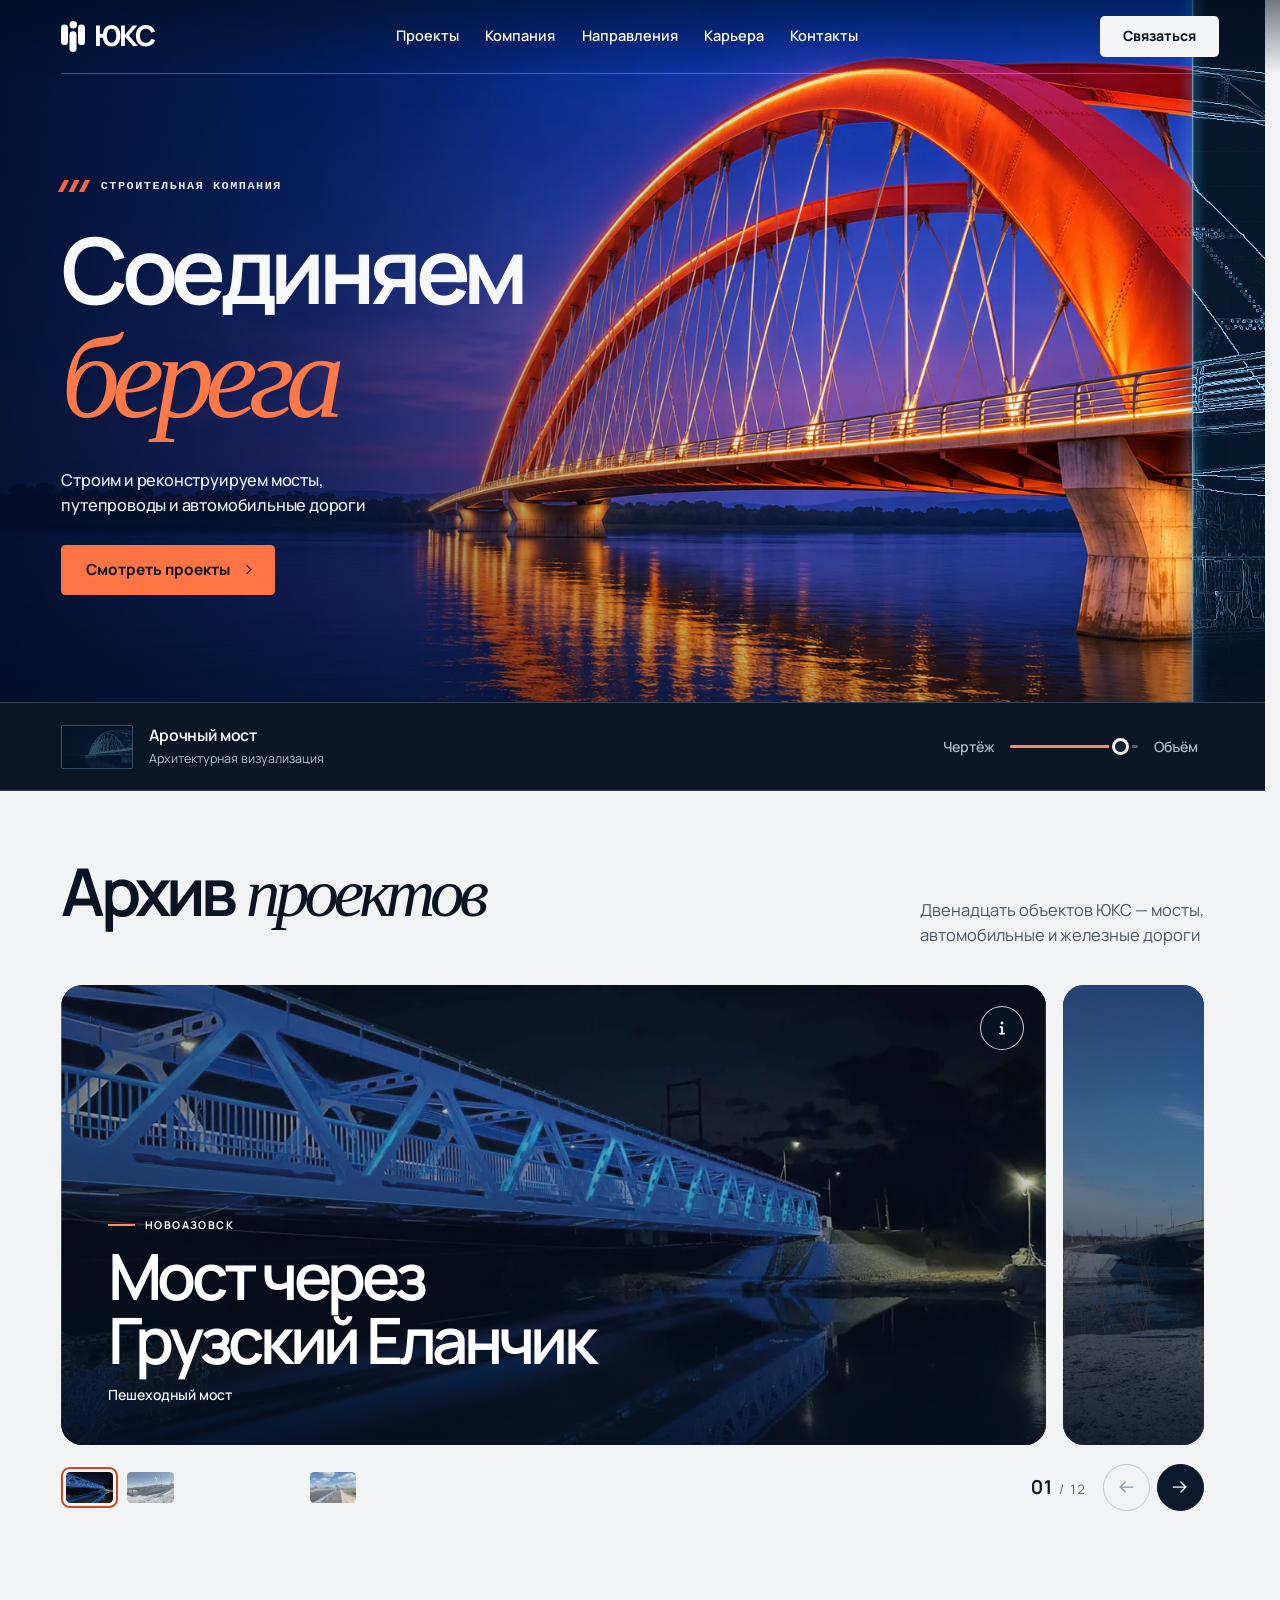
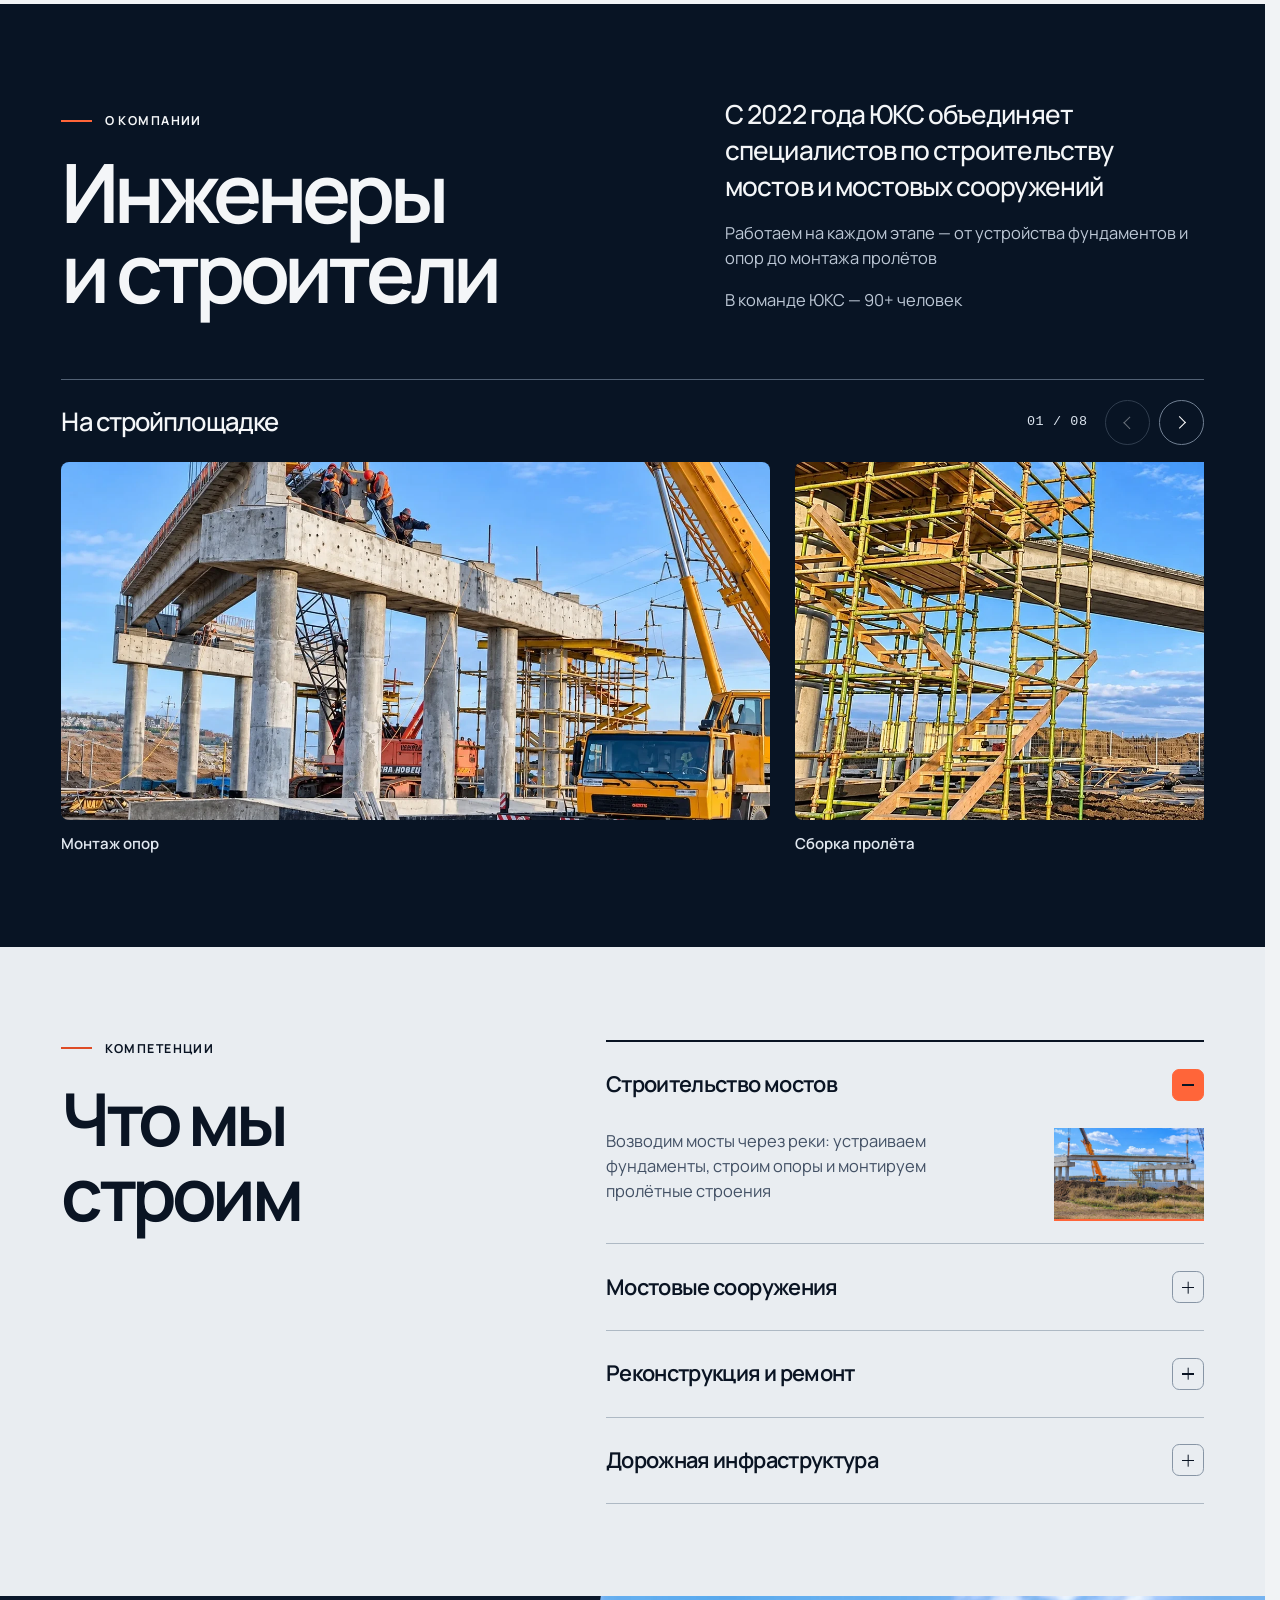
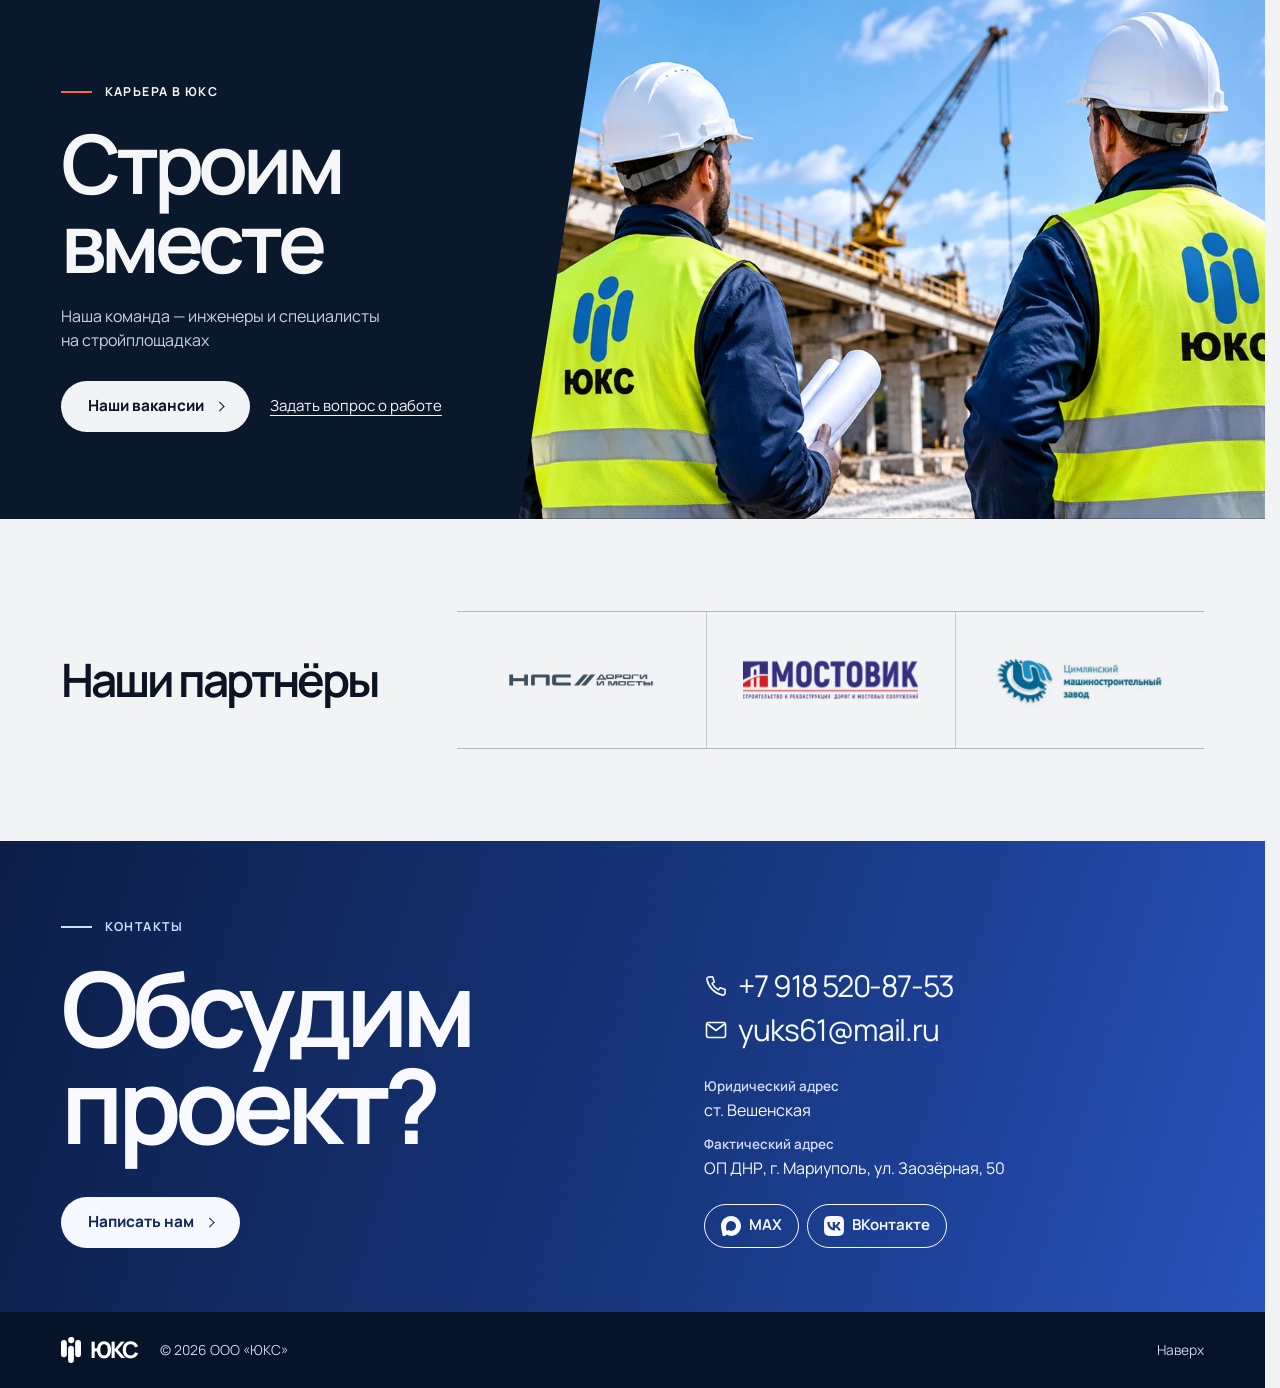
<file: index.html>
<!doctype html>
<html lang="ru">
<head>
  <meta charset="utf-8">
  <meta name="viewport" content="width=device-width, initial-scale=1">
  <meta name="theme-color" content="#081424">
  <meta name="description" content="Строительство, реконструкция и ремонт мостов: проекты, команда и контакты ЮКС">
  <title>ЮКС — мосты и транспортная инфраструктура</title>
  <link rel="canonical" href="https://sk-yuks.ru/">
  <link rel="icon" href="assets/favicon.svg" type="image/svg+xml">
  <link rel="preload" as="image" href="assets/bridge-atlas.webp" fetchpriority="high">
  <link rel="stylesheet" href="styles.css">
  <link rel="stylesheet" href="bridge-details.css">
  <link rel="stylesheet" href="chapters.css">
  <link rel="stylesheet" href="projects.css">
  <link rel="stylesheet" href="contact.css">
  <script src="app.js" defer></script>
  <script src="bridge-details.js" defer></script>
  <script src="motion.js" defer></script>
  <script src="projects.js" defer></script>
  <script src="contact.js" defer></script>
</head>
<body>
  <a class="skip" href="#main">Перейти к содержанию</a>
  <header class="mast" id="mast">
    <div class="frame mast-inner">
      <a class="brand" href="#home" aria-label="ЮКС — на главную"><img src="assets/logo-mark-white.svg" width="26" height="34" alt=""><span>ЮКС</span></a>
      <nav class="primary-nav" id="primary-nav" aria-label="Основное меню">
        <a href="#projects">Проекты</a><a href="#company">Компания</a><a href="#services">Направления</a><a href="#career">Карьера</a><a href="#contacts">Контакты</a>
      </nav>
      <div class="mast-actions">
        <button class="contact-top" type="button" data-contact aria-haspopup="dialog">Связаться</button>
        <button class="menu-switch" type="button" aria-expanded="false" aria-controls="primary-nav" aria-label="Открыть меню"><i></i><i></i></button>
      </div>
    </div>
  </header>
  <main id="main">
    <section class="hero" id="home" aria-labelledby="hero-title">
      <div class="bridge-stage">
        <div class="bridge-media" id="bridge-media">
          <div class="bridge-optics">
            <img class="bridge-render" width="1672" height="941" src="assets/bridge-atlas.webp" alt="Визуализация оранжевого арочного моста над рекой в синий час" fetchpriority="high">
            <div class="bridge-drawing" aria-hidden="true">
              <img width="1672" height="941" src="assets/bridge-lines.webp" alt="">
              <svg class="structure-notes" viewBox="0 0 1672 941" preserveAspectRatio="xMidYMid slice" aria-hidden="true">
                <g><circle cx="1380" cy="178" r="4"/><path d="M1380 178l-70 86h-164"/><text x="1146" y="251">Несущая арка</text></g>
                <g><circle cx="1294" cy="389" r="4"/><path d="M1294 389l58 -55h172"/><text x="1360" y="321">Подвески</text></g>
                <g><circle cx="1070" cy="593" r="4"/><path d="M1070 593l55 90h178"/><text x="1130" y="712">Пролётное строение</text></g>
              </svg>
            </div>
            <div class="scan-rule" aria-hidden="true"></div>
          </div>
          <div class="bridge-points" role="group" aria-label="Устройство моста"></div>
        </div>
        <div class="hero-shade" aria-hidden="true"></div>
        <div class="frame hero-inner">
          <div class="hero-copy">
            <p class="category hero-category"><span class="engine-mark" aria-hidden="true"></span>Строительная компания</p>
            <h1 id="hero-title"><span class="word-mask"><span>Соединяем</span></span> <span class="word-mask serif"><em>берега</em></span></h1>
            <p class="hero-lede">Строим и реконструируем мосты,<br> путепроводы и автомобильные дороги</p>
            <a class="pill hero-cta" href="#projects">Смотреть проекты</a>
          </div>
        </div>
      </div>
      <div class="instrument">
        <div class="frame instrument-inner">
          <div class="figure-credit">
            <img width="80" height="45" src="assets/bridge-lines.webp" alt="">
            <div><b>Арочный мост</b><span>Архитектурная визуализация</span></div>
          </div>
          <div class="compare-tools" role="group" aria-label="Сравнение чертежа и визуализации моста">
            <button type="button" data-mix="0" aria-controls="bridge-media">Чертёж</button>
            <label class="mix-control"><span class="sr-only">Переход от чертежа к объёмному виду</span><input type="range" min="0" max="100" step="1" value="100" aria-controls="bridge-media" id="bridge-mix"></label>
            <button type="button" data-mix="100" aria-controls="bridge-media">Объём</button>
          </div>
        </div>
      </div>
    </section>
    <section class="paper section projects" id="projects" aria-labelledby="projects-title">
      <div class="frame">
        <div class="section-heading" data-reveal="sequence">
          <h2 id="projects-title">Архив <em>проектов</em></h2>
          <p>Двенадцать объектов ЮКС — мосты,<br class="wide-only"> автомобильные и железные дороги</p>
        </div>
        <div id="project-catalog" data-reveal="panorama"></div>
        <noscript><p>Среди объектов ЮКС — мост через Кальмиус в Калиновке, сооружения на трассе А-289 и мост через Грузский Еланчик в Ивановке</p></noscript>
      </div>
    </section>
    <section class="company section" id="company" aria-labelledby="company-title">
      <div class="frame">
        <div class="company-grid">
          <div class="company-title" data-reveal="sequence">
            <p class="category"><span class="rule"></span>О компании</p>
            <h2 id="company-title">Инженеры<br> и строители</h2>
          </div>
          <div class="company-lede" data-reveal="sequence">
            <p>С 2022 года ЮКС объединяет специалистов по строительству мостов и мостовых сооружений</p>
            <p>Работаем на каждом этапе — от устройства фундаментов и опор до монтажа пролётов</p>
            <p>В команде ЮКС — 90+ человек</p>
          </div>
        </div>
        <div class="field-gallery" data-gallery role="region" aria-label="Фоторепортаж со стройплощадки">
          <div class="gallery-top" data-reveal="sequence"><h3>На стройплощадке</h3><div class="gallery-tools"><span data-count>01 / 08</span><button type="button" class="round" data-prev aria-label="Предыдущая фотография"><i class="chevron back"></i></button><button type="button" class="round" data-next aria-label="Следующая фотография"><i class="chevron"></i></button></div></div>
          <div class="photo-track" data-track aria-label="Фотографии стройплощадки">
            <figure><img src="assets/about-construction.webp" width="1365" height="1022" loading="lazy" alt="Краны над бетонными опорами моста"><figcaption>Монтаж опор</figcaption></figure>
            <figure><img src="assets/gallery/slide-2.webp" width="1365" height="1022" loading="lazy" alt="Строительные леса и кран у мостового пролёта"><figcaption>Сборка пролёта</figcaption></figure>
            <figure><img src="assets/gallery/slide-3.webp" width="1365" height="1022" loading="lazy" alt="Автокран поднимает бетонную конструкцию"><figcaption>Подъём конструкции</figcaption></figure>
            <figure><img src="assets/gallery/slide-4.webp" width="1365" height="1022" loading="lazy" alt="Краны устанавливают длинную мостовую балку"><figcaption>Установка балки</figcaption></figure>
            <figure><img src="assets/gallery/slide-5.webp" width="935" height="701" loading="lazy" alt="Монтажник в страховочной привязи"><figcaption>Работа на высоте</figcaption></figure>
            <figure><img src="assets/gallery/slide-6.webp" width="941" height="705" loading="lazy" alt="Подъёмник под мостовым полотном"><figcaption>Под мостовым полотном</figcaption></figure>
            <figure><img src="assets/gallery/slide-7.webp" width="1086" height="814" loading="lazy" alt="Кран поднимает арматурный каркас"><figcaption>Армирование опоры</figcaption></figure>
            <figure><img src="assets/gallery/slide-8.webp" width="1365" height="1022" loading="lazy" alt="Бригада укладывает арматуру мостового полотна"><figcaption>Работа с арматурой</figcaption></figure>
          </div>
        </div>
      </div>
    </section>
    <section id="services" class="section paper" aria-labelledby="services-title">
      <div class="frame service-grid">
        <div data-reveal><p class="category"><span class="rule"></span>Компетенции</p><h2 id="services-title">Что мы<br> строим</h2></div>
        <div class="service-list" data-reveal>
          <details open>
            <summary>Строительство мостов<span aria-hidden="true"></span></summary>
            <div class="service-panel"><div class="service-body">
              <p>Возводим мосты через реки: устраиваем фундаменты, строим опоры и монтируем пролётные строения</p>
              <div class="service-photo"><img src="assets/gallery/slide-4.webp" alt="Монтаж мостовой балки двумя кранами" width="1365" height="1022" loading="lazy" decoding="async"></div>
            </div></div>
          </details>
          <details>
            <summary>Мостовые сооружения<span aria-hidden="true"></span></summary>
            <div class="service-panel"><div class="service-body">
              <p>Строим путепроводы и другие инженерные сооружения в составе транспортной инфраструктуры</p>
              <div class="service-photo"><img src="assets/gallery/slide-2.webp" alt="Строительные леса у мостового пролёта" width="1365" height="1022" loading="lazy" decoding="async"></div>
            </div></div>
          </details>
          <details>
            <summary>Реконструкция и ремонт<span aria-hidden="true"></span></summary>
            <div class="service-panel"><div class="service-body">
              <p>При реконструкции мостовых переходов демонтируем старые конструкции и устанавливаем новые</p>
              <div class="service-photo"><img src="assets/projects/kalinovka.webp" alt="Обновлённый мост через Кальмиус в Калиновке" width="1760" height="679" loading="lazy" decoding="async"></div>
            </div></div>
          </details>
          <details>
            <summary>Дорожная инфраструктура<span aria-hidden="true"></span></summary>
            <div class="service-panel"><div class="service-body">
              <p>Участвуем в развитии автомобильных дорог и транспортных коридоров, включая мостовые сооружения на федеральных трассах</p>
              <div class="service-photo"><img src="assets/projects/a289.webp" alt="Вид сверху на трассу А-289" width="1058" height="939" loading="lazy" decoding="async"></div>
            </div></div>
          </details>
        </div>
      </div>
    </section>
    <section class="career" id="career" aria-labelledby="career-title">
      <div class="frame career-grid">
        <div class="career-photo"><img data-reveal="panorama" src="assets/team-workers.webp" width="1785" height="735" loading="lazy" alt="Специалисты ЮКС на стройплощадке у моста"></div>
        <div class="career-copy" data-reveal="sequence">
          <p class="category"><span class="rule"></span>Карьера в ЮКС</p>
          <h2 id="career-title">Строим<br> вместе</h2>
          <p>Наша команда — инженеры и специалисты на стройплощадках</p>
          <div class="career-actions">
            <a class="pill accent" href="https://volgodonsk.hh.ru/employer/12195683?hhtmFrom=vacancy&amp;tab=VACANCIES">Наши вакансии</a>
            <button class="career-question" type="button" data-contact="Вакансии" aria-haspopup="dialog">Задать вопрос о работе</button>
          </div>
        </div>
      </div>
    </section>
    <section class="section partners paper" id="partners" aria-labelledby="partners-title">
      <div class="frame">
        <h2 class="partner-heading" id="partners-title" data-reveal>Наши партнёры</h2>
        <ul class="partner-list" data-reveal="sequence">
          <li><img src="assets/partner-nps.webp" alt="НПС — Дороги и мосты" width="360" height="180" loading="lazy"></li>
          <li><img src="assets/partner-mostovik.webp" alt="Мостовик" width="361" height="78" loading="lazy"></li>
          <li><img src="assets/partner-tsmz.webp" alt="Цимлянский машиностроительный завод" width="371" height="118" loading="lazy"></li>
        </ul>
      </div>
    </section>
  </main>
  <footer id="contacts" class="footer">
    <div class="frame">
      <div class="footer-main">
        <div data-reveal="sequence"><p class="category"><span class="rule"></span>Контакты</p><h2>Обсудим<br> проект?</h2><button class="pill accent" type="button" data-contact aria-haspopup="dialog">Написать нам</button></div>
        <address class="footer-contacts" data-reveal="sequence">
          <div class="footer-direct">
            <a href="tel:+79185208753">
              <svg aria-hidden="true" width="24" height="24" viewBox="0 0 24 24" fill="none" stroke="currentColor" stroke-width="1.6" stroke-linejoin="round"><path d="m5 3 3.6-.2 1.7 5.1-2.2 1.7a15 15 0 0 0 6.3 6.3l1.7-2.2 5.1 1.7L21 19c-.1 1.3-1.1 2.3-2.5 2.1A20.3 20.3 0 0 1 2.9 5.5C2.7 4.3 3.7 3.1 5 3Z"/></svg>
              +7 918 520-87-53
            </a>
            <a href="mailto:yuks61@mail.ru">
              <svg aria-hidden="true" width="24" height="24" viewBox="0 0 24 24" fill="none" stroke="currentColor" stroke-width="1.6" stroke-linejoin="round"><rect x="2.5" y="4.5" width="19" height="15" rx="2"/><path d="m3.5 6 8.5 6.5L20.5 6"/></svg>
              yuks61@mail.ru
            </a>
          </div>
          <dl class="office-addresses" data-company-addresses>
            <div><dt>Юридический адрес</dt><dd>ст. Вешенская</dd></div>
            <div><dt>Фактический адрес</dt><dd>ОП ДНР, г. Мариуполь, ул. Заозёрная, 50</dd></div>
          </dl>
          <div class="footer-social">
            <a href="https://max.ru/channel_yuks61" aria-label="Канал ЮКС в MAX">
              <svg aria-hidden="true" width="20" height="20" viewBox="0 0 100 100" fill="currentColor"><path fill-rule="evenodd" d="M50.76.26c27.53 0 49.13 22.34 49.13 49.89 0 27.55-22.28 49.34-48.87 49.34-9.43 0-14-1.33-21.37-6.54-.51-.36-1.2-.27-1.63.19-5.66 6.04-20.83 10.29-20.83 2.04C7.19 80.79 0 71.45 0 49.88 0 21.55 23.22.26 50.76.26ZM51.53 24.81c-13.07-.68-23.27 8.39-25.52 22.57-1.86 11.75 1.44 26.07 4.27 26.8 1.2.3 4.08-1.9 6.18-3.88.39-.37.99-.44 1.45-.15 3.27 2 6.97 3.5 11.05 3.71 13.41.7 25.3-9.8 26-23.21.7-13.42-10.02-25.15-23.43-25.84Z"/></svg>
              MAX
            </a>
            <a href="https://vk.ru/yuks61" aria-label="Сообщество ЮКС во ВКонтакте">
              <svg aria-hidden="true" width="20" height="20" viewBox="3 3 18 18" fill="currentColor"><path fill-rule="evenodd" d="m4.2653 4.2653c-1.2653 1.2653-1.2653 3.30177-1.2653 7.3747v.72c0 4.0729 0 6.1094 1.2653 7.3747s3.30176 1.2653 7.3747 1.2653h.72c4.0729 0 6.1094 0 7.3747-1.2653s1.2653-3.3018 1.2653-7.3747v-.72c0-4.07293 0-6.1094-1.2653-7.3747s-3.3018-1.2653-7.3747-1.2653h-.72c-4.07294 0-6.1094 0-7.3747 1.2653Zm1.7347 4.2347c.09636 4.6823 2.55576 7.5 6.6095 7.5h.2351v-2.6787c1.4764.1499 2.5773 1.2536 3.0268 2.6787h2.1286c-.5775-2.1318-2.0747-3.3105-3.0052-3.7608.9298-.5569 2.2458-1.9071 2.5557-3.7392h-1.9365c-.4064 1.48991-1.6152 2.8401-2.7701 2.9683v-2.9683h-1.9675v5.1967c-1.19737-.2997-2.75931-1.7572-2.82331-5.1967Z"/></svg>
              ВКонтакте
            </a>
          </div>
        </address>
      </div>
      <div class="footer-end"><a class="brand" href="#home" aria-label="ЮКС — на главную"><img src="assets/logo-mark-white.svg" width="22" height="29" alt=""><span>ЮКС</span></a><small>© 2026 ООО «ЮКС»</small><a href="#home">Наверх</a></div>
    </div>
  </footer>
  <dialog id="contact-dialog" aria-labelledby="contact-dialog-title"></dialog>
</body>
</html>
</file>
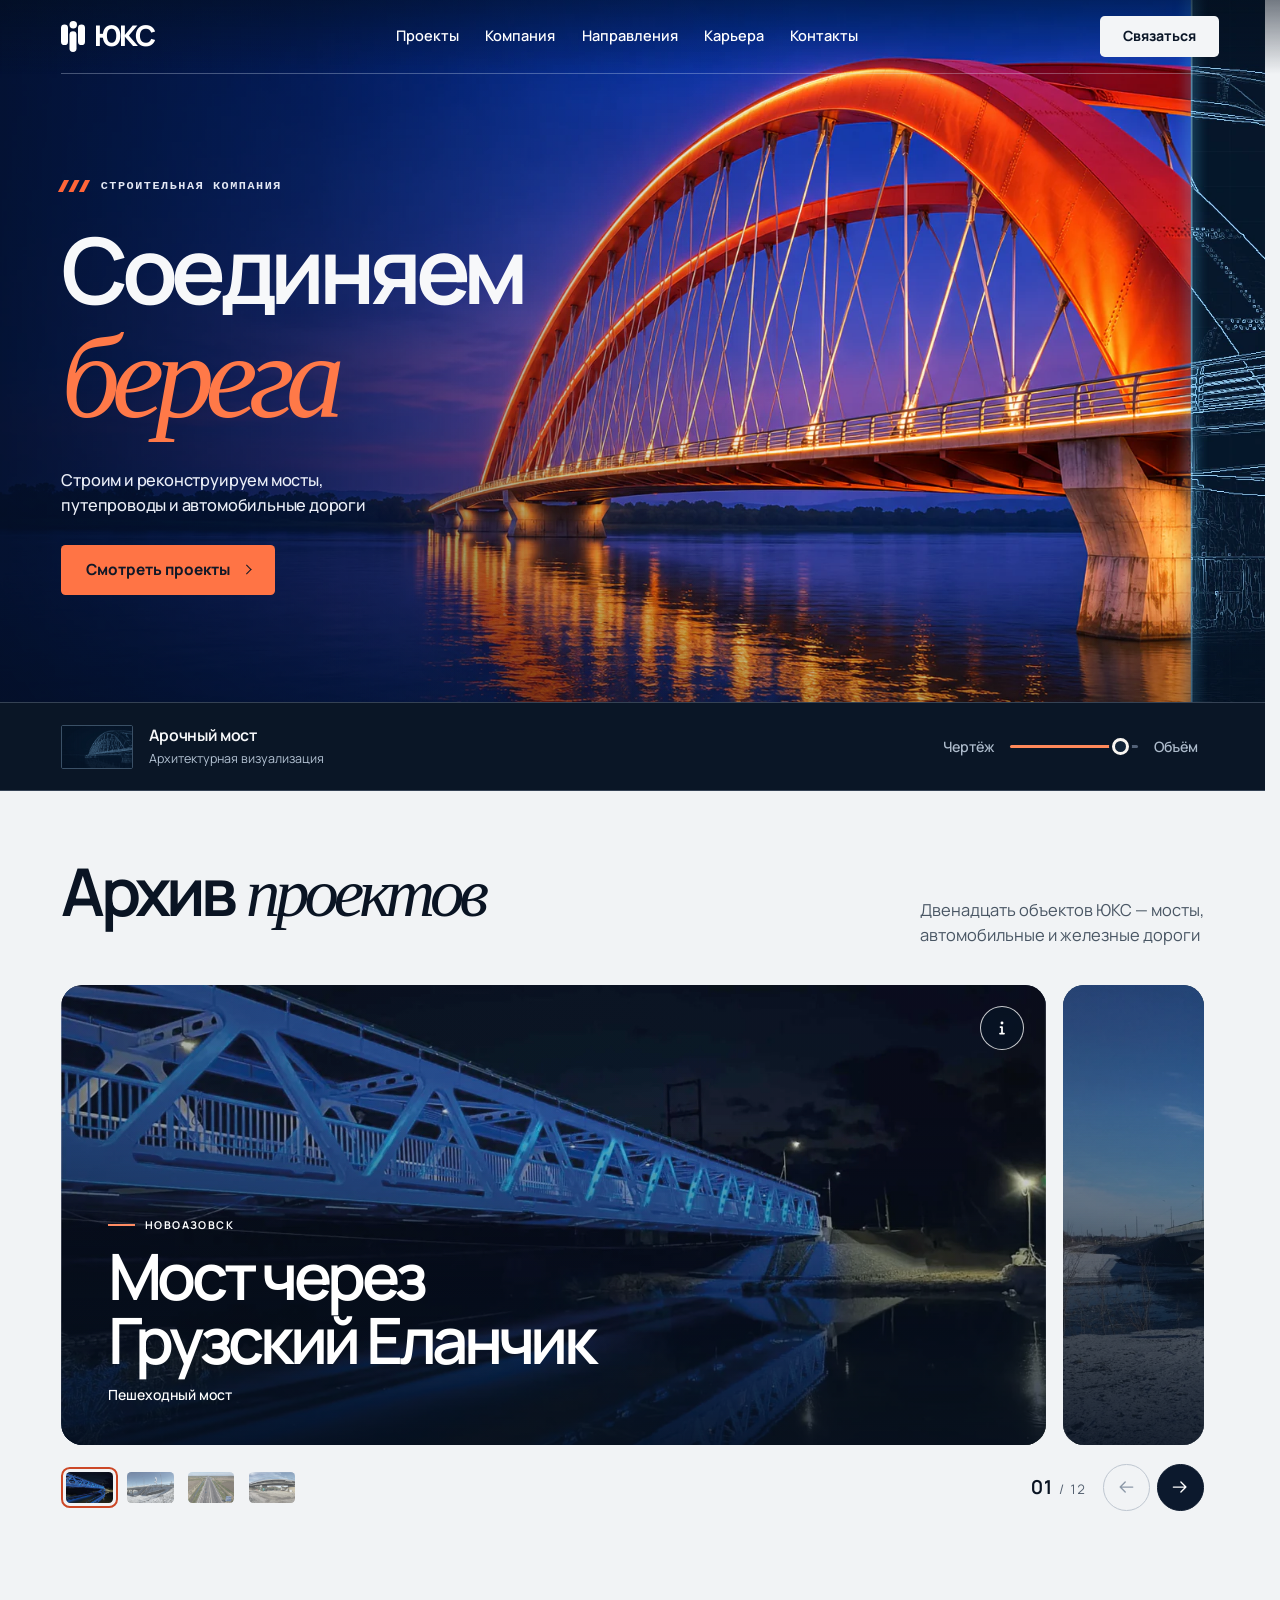
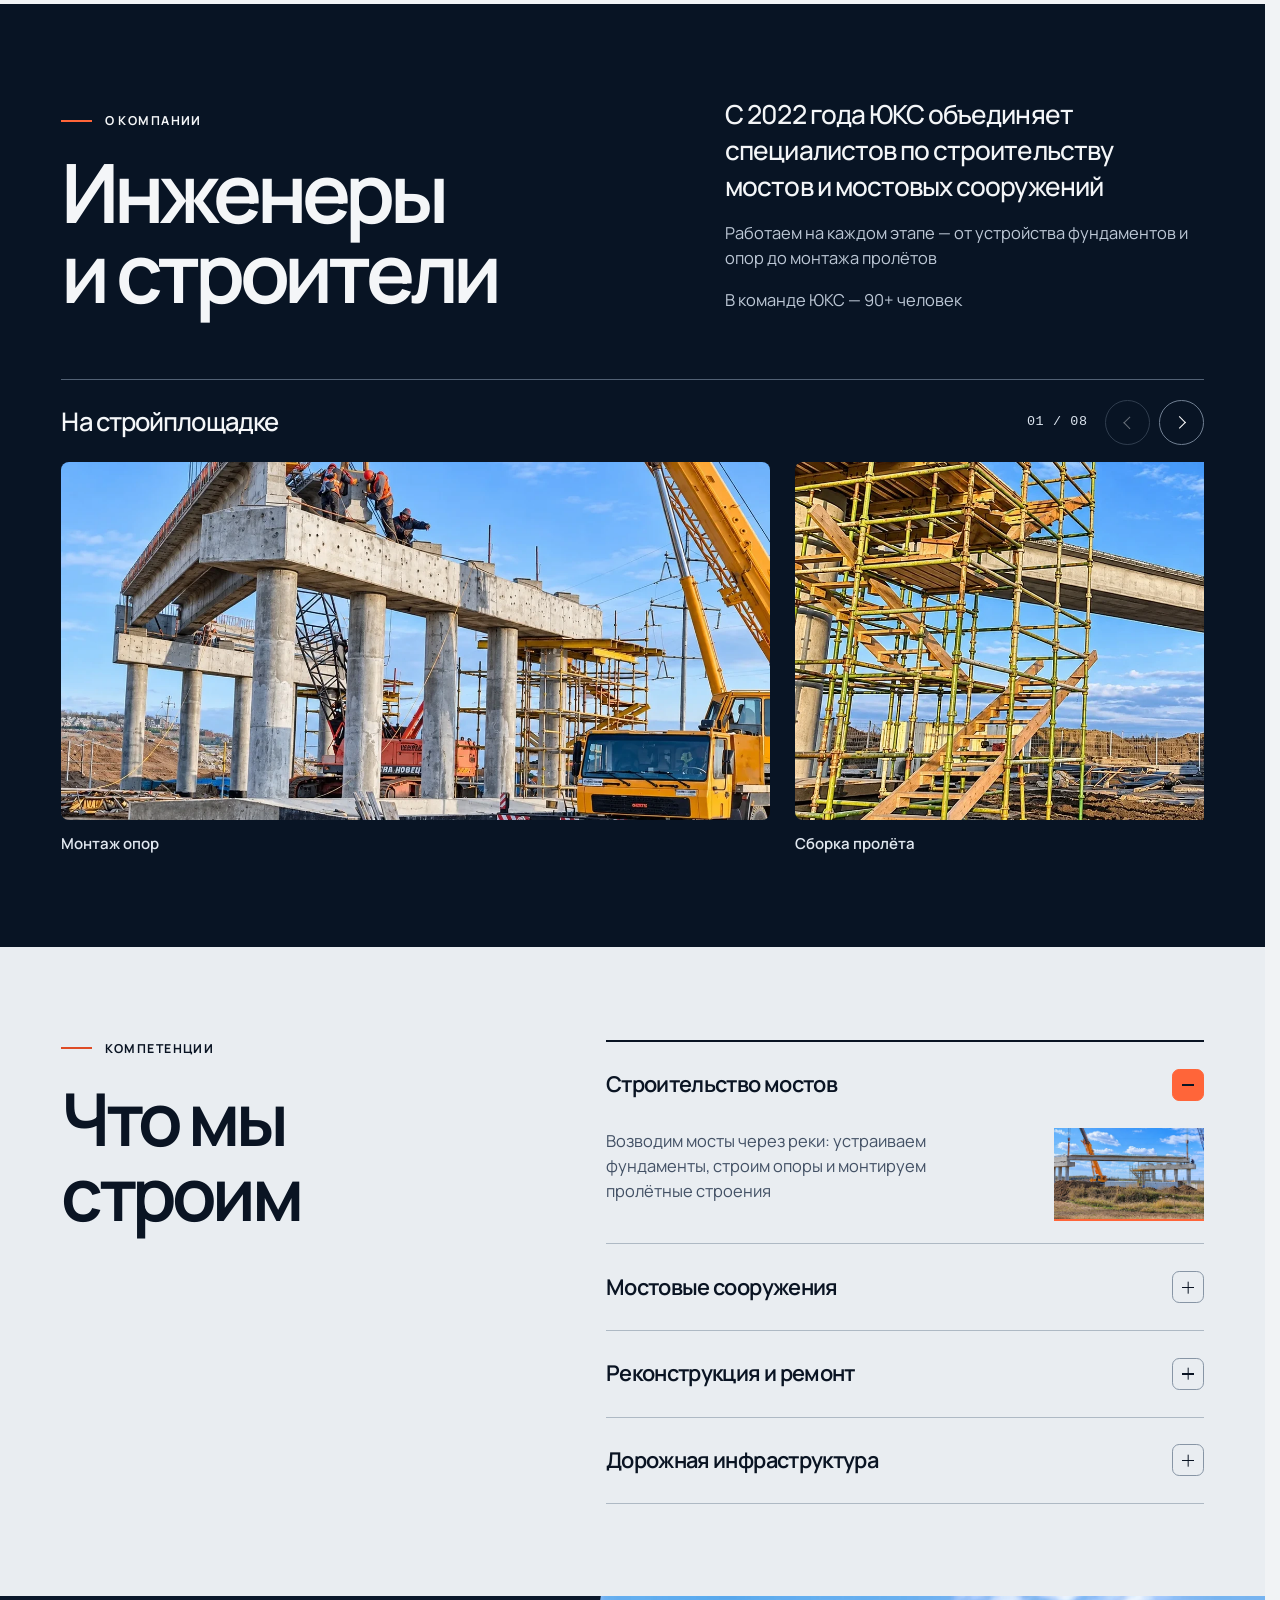
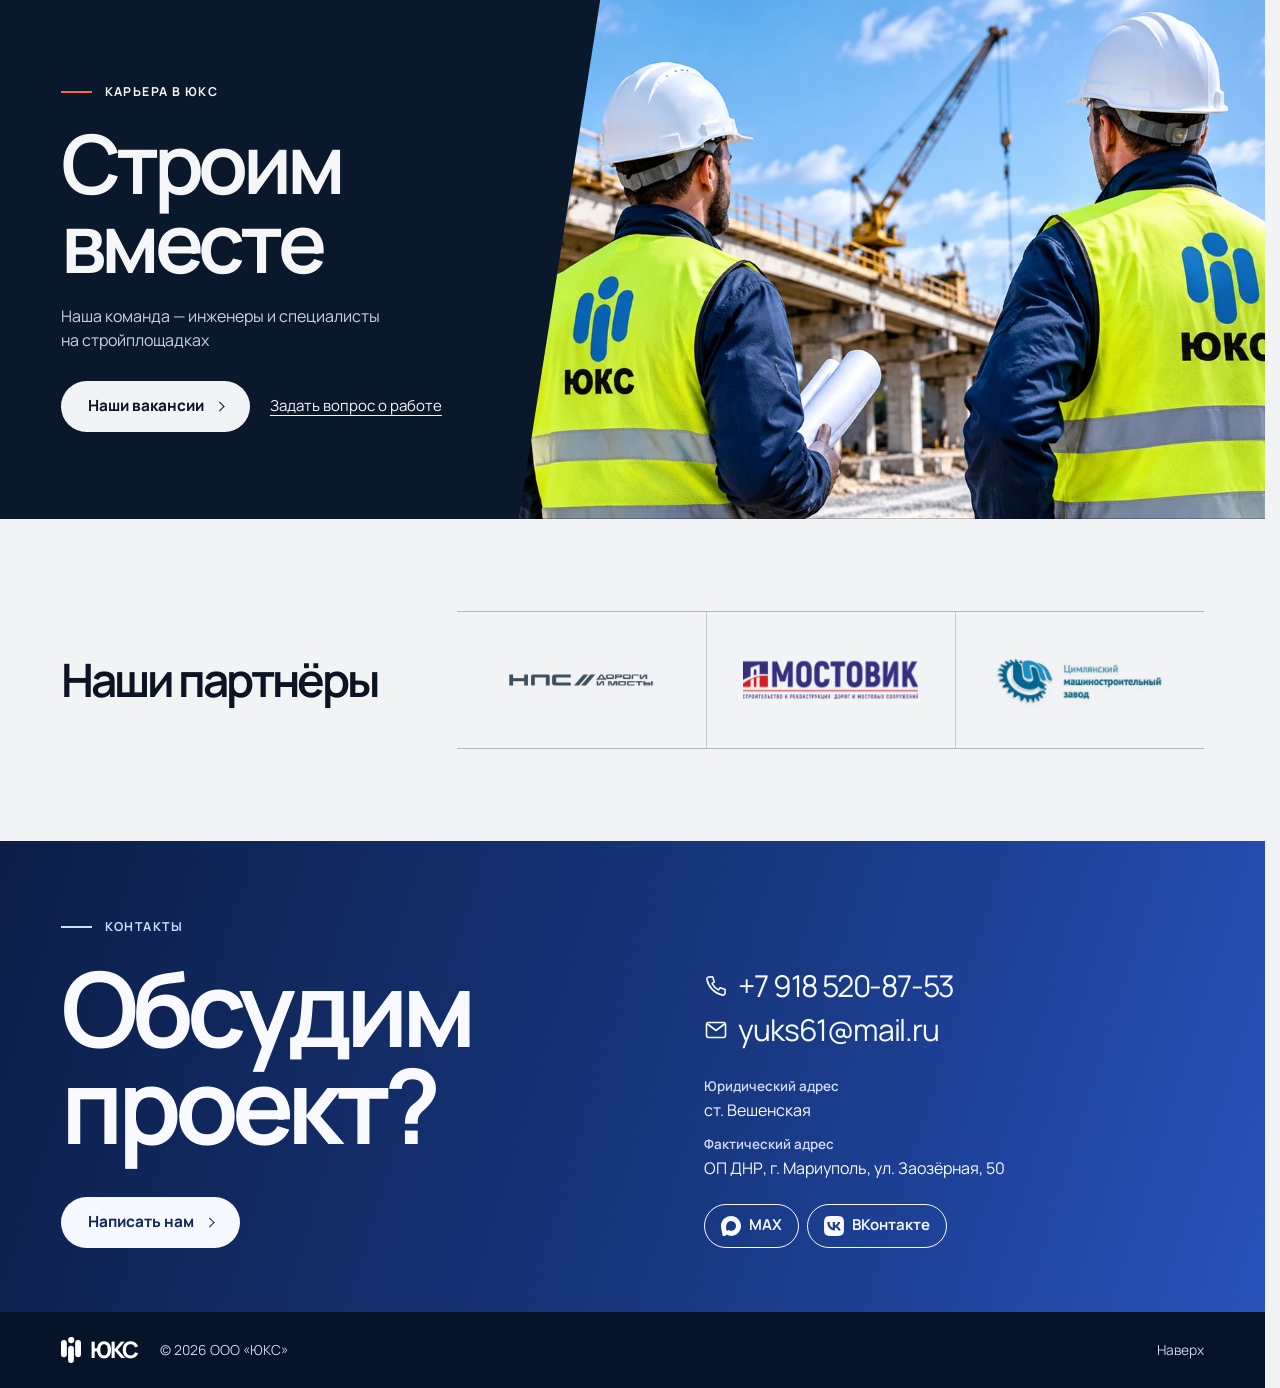
<file: custom-design/index.html>
<!doctype html>
<html lang="ru">
<head>
  <meta charset="utf-8">
  <meta name="viewport" content="width=device-width, initial-scale=1">
  <title>ЮКС — мосты и транспортная инфраструктура</title>
  <link rel="canonical" href="https://sk-yuks.ru/">
  <script>
    const home = new URL(location.protocol === 'file:' ? '../index.html' : '../', location.href);
    home.search = location.search;
    home.hash = location.hash;
    location.replace(home.href);
  </script>
  <noscript><meta http-equiv="refresh" content="0; url=../index.html"></noscript>
</head>
<body>
  <a href="../index.html">Перейти на главную ЮКС</a>
</body>
</html>
</file>
<file: styles.css>
@font-face {
  font-family: Manrope;
  src: url("assets/fonts/manrope-variable.ttf") format("truetype");
  font-weight: 200 800;
  font-display: swap;
}

:root {
  --paper: #f1f3f5;
  --ink: #0a1423;
  --sub: #495664;
  --signal: #ff6539;
  --dark: #081424;
  --gutter: clamp(1.15rem, 4.8vw, 6.25rem);
  --header: 4.6rem;
  --ease: cubic-bezier(.2,.78,.22,1);
  font: 100%/1.5 Manrope, -apple-system, BlinkMacSystemFont, "Segoe UI", sans-serif;
  font-optical-sizing: auto;
  color: var(--ink);
  background: var(--paper);
  scroll-behavior: smooth;
  scroll-padding-top: calc(var(--header) + .65rem);
  scrollbar-gutter: stable;
}

*, *::before, *::after { box-sizing: border-box; }
body, h1, h2, h3, p, ul, figure { margin: 0; }
body { min-width: 0; }
a { color: inherit; text-decoration: none; }
button, input, textarea, select { font: inherit; }
button { cursor: pointer; }
img { display: block; max-width: 100%; }
:focus-visible { outline: 3px solid #287ebb; outline-offset: 4px; }
.hero :focus-visible, .mast :focus-visible, .company :focus-visible, .career :focus-visible, .footer :focus-visible { outline-color: var(--signal); }
::selection { color: #081424; background: #ff6539; }
.skip { position: fixed; top: .6rem; left: 1rem; z-index: 20; transform: translateY(-180%); background: var(--signal); color: var(--ink); padding: .65rem 1rem; border-radius: .5rem; }
.skip:focus { transform: none; }
.frame { width: min(calc(100% - var(--gutter) * 2), 97rem); margin-inline: auto; }
.paper { background: var(--paper); }
.section { padding-block: clamp(4.65rem, 7.2vw, 8.2rem); }
.category { display: flex; align-items: center; gap: .8rem; font-size: .77rem; font-weight: 700; line-height: 1.45; letter-spacing: .115em; text-transform: uppercase; }
.rule { display: inline-block; flex: 0 0 1.9rem; width: 1.9rem; height: 2px; background: var(--signal); }
.paper .rule { background: #de4c26; }
h1, h2, h3 { text-wrap: balance; }
h2 { font-size: clamp(3.05rem, 5.15vw, 6.15rem); font-weight: 650; line-height: 1.035; letter-spacing: -.065em; }
.pill, .contact-top {
  display: inline-flex; align-items: center; justify-content: center; min-height: 3.15rem; padding: .8rem 1.65rem;
  border: 0; border-radius: 100vw; font-weight: 730; font-size: .96rem; line-height: 1.3;
  transition: background .2s, transform .24s var(--ease), color .2s;
}
.accent { background: var(--signal); color: #111728; }
.accent:hover { background: #ff875d; }
.pill:active, .contact-top:active, .round:active { transform: scale(.96); }

.mast { position: fixed; inset: 0 0 auto; z-index: 8; color: white; transition: background .3s, box-shadow .3s; }
.mast.is-solid, .mast.menu-open { background: rgb(7 18 33 / 94%); backdrop-filter: blur(19px) saturate(1.2); box-shadow: 0 5px 22px rgb(13 20 15 / .09); }
.mast-inner { display: flex; align-items: center; justify-content: space-between; gap: 2rem; min-height: var(--header); border-bottom: 1px solid rgb(255 255 255 / .29); }
.is-solid .mast-inner, .menu-open .mast-inner { border-bottom-color: transparent; }
.brand { display: inline-flex; align-items: center; gap: .55rem; flex-shrink: 0; width: max-content; color: #fff; }
.brand img { height: 1.96rem; width: auto; }
.brand span { font-size: 1.78rem; font-weight: 800; letter-spacing: -.075em; line-height: 1; }
.primary-nav, .mast-actions { display: flex; align-items: center; }
.primary-nav { gap: clamp(1rem, 2.05vw, 2.75rem); }
.primary-nav a { position: relative; font-size: .91rem; font-weight: 570; padding-block: .65rem; }
.primary-nav a::after { content: ""; position: absolute; bottom: .36rem; left: 0; right: 0; height: 1px; background: var(--signal); transform: scaleX(0); transform-origin: left; transition: transform .25s var(--ease); }
.primary-nav a:hover::after, .primary-nav a:focus-visible::after, .primary-nav a[aria-current="location"]::after { transform: scaleX(1); }
.mast-actions { gap: .6rem; }
.contact-top { min-height: 2.6rem; padding: .65rem 1.35rem; border: 1px solid rgb(255 255 255 / .6); background: rgb(25 31 27 / .15); color: #fff; font-size: .88rem; }
.contact-top:hover { background: white; color: var(--ink); }
.menu-switch { display: none; }

.gallery-tools { display: flex; align-items: center; gap: .55rem; }
.gallery-tools [data-count] { font-variant-numeric: tabular-nums; white-space: nowrap; }
.round { display: grid; place-items: center; width: 2.8rem; height: 2.8rem; padding: 0; border: 1px solid rgb(255 255 255 / .48); border-radius: 50%; color: white; background: rgb(18 26 22 / .25); transition: transform .2s var(--ease), background .2s, opacity .2s; }
.round:hover:enabled { background: rgb(255 255 255 / .2); }
.round:disabled { opacity: .38; cursor: default; }
.chevron { display: block; width: .58rem; height: .58rem; border-top: 1.7px solid currentColor; border-right: 1.7px solid currentColor; transform: translateX(-.13rem) rotate(45deg); }
.chevron.back { transform: translateX(.13rem) rotate(-135deg); }
.section-heading { display: flex; justify-content: space-between; align-items: flex-end; gap: 2rem; margin-bottom: clamp(2rem, 3.6vw, 3.75rem); }
.section-heading p { color: var(--sub); font-size: 1.03rem; line-height: 1.5; padding-bottom: .2rem; }
.projects { padding-top: clamp(3.5rem, 5.15vw, 6rem); }
.company, .footer { background: var(--dark); color: #f4f5ed; }
.company-grid, .service-grid { display: grid; grid-template-columns: 1fr 1fr; gap: clamp(2rem, 8vw, 10rem); }
.company-title h2, .service-grid h2, .career h2, .footer h2 { margin-top: 1.45rem; }
.company-lede { align-self: end; max-width: 39rem; }
.company-lede p:first-child { font-size: clamp(1.4rem, 2.05vw, 2.25rem); letter-spacing: -.036em; line-height: 1.38; font-weight: 520; }
.company-lede p + p { margin-top: 1.05rem; font-size: 1.03rem; color: #c3cbc4; }
.field-gallery { margin-top: clamp(3.3rem, 5.2vw, 6.25rem); border-top: 1px solid #49534b; }
.gallery-top { padding: 1.25rem 0 1.1rem; display: flex; justify-content: space-between; align-items: center; gap: 1rem; }
.gallery-top h3 { font-size: clamp(1.35rem, 2vw, 2rem); line-height: 1.2; font-weight: 550; letter-spacing: -.035em; }
.gallery-tools [data-count] { font-size: .84rem; margin-right: .55rem; color: #d6ded6; }
.photo-track { display: flex; gap: clamp(.75rem, 1.3vw, 1.4rem); overflow-x: auto; scroll-snap-type: x mandatory; scrollbar-width: none; overscroll-behavior-x: contain; cursor: grab; }
.photo-track::-webkit-scrollbar { display: none; }
.photo-track figure { position: relative; flex: 0 0 52%; min-width: 0; overflow: hidden; border-radius: 1rem; aspect-ratio: 1.76; background: #384439; scroll-snap-align: start; }
.photo-track img { width: 100%; height: 100%; object-fit: cover; object-position: center 55%; }
.photo-track figcaption { position: absolute; inset: auto 0 0; padding: 3rem 1.35rem 1.1rem; background: linear-gradient(transparent, rgb(8 14 11 / .8)); font-size: 1rem; font-weight: 600; }
.service-grid { grid-template-columns: .88fr 1.12fr; }
.service-list { border-top: 1px solid #adb4aa; }
.service-list details { border-bottom: 1px solid #b7beb4; }
.service-list summary { display: flex; align-items: center; justify-content: space-between; gap: 1rem; min-height: 5rem; padding-block: 1.1rem; font-size: clamp(1.15rem, 1.7vw, 1.9rem); letter-spacing: -.03em; font-weight: 630; cursor: pointer; list-style: none; }
.service-list summary::-webkit-details-marker { display: none; }
.service-list summary span { position: relative; flex: 0 0 2rem; height: 2rem; border: 1px solid #aab1a6; border-radius: 50%; transition: background .25s; }
.service-list summary span::before, .service-list summary span::after { content: ""; position: absolute; top: calc(50% - .6px); left: 30%; width: 40%; height: 1.35px; background: var(--ink); }
.service-list summary span::after { rotate: 90deg; transition: rotate .22s var(--ease); }
.service-list details[open] summary span { background: #e0ebcd; }
.service-list details[open] summary span::after { rotate: 0deg; }
.service-list details p { color: var(--sub); max-width: 34rem; margin: -.2rem 2.5rem 1.5rem 0; font-size: 1.03rem; }
.career { background: var(--paper); color: #f6f7f0; }
.career-grid { display: grid; grid-template-columns: 1.1fr 1fr; overflow: hidden; border-radius: 1.4rem; background: #263429; }
.career-photo { min-height: 26rem; overflow: hidden; position: relative; }
.career-photo img { position: absolute; width: 100%; height: 100%; object-fit: cover; object-position: 65% center; }
.career-copy { align-self: center; padding: clamp(2.25rem, 4.3vw, 5rem); }
.career-copy > p:not(.category) { color: #d1d9cd; margin: 1.35rem 0 1.8rem; }
.partner-heading { font-size: clamp(2.2rem, 3.6vw, 4.2rem); }
.partner-list { margin-top: 2rem; border-block: 1px solid #c6cbbf; display: grid; grid-template-columns: repeat(3,1fr); list-style: none; padding: 0; }
.partner-list li { display: grid; place-items: center; padding: 1rem 2rem; min-height: 8.5rem; }
.partner-list li + li { border-left: 1px solid #c6cbbf; }
.partner-list img { width: auto; height: auto; max-height: 5rem; max-width: min(95%, 13rem); mix-blend-mode: multiply; }
.footer { padding: clamp(3.8rem,6vw,7.2rem) 0 0; }
.footer-main { display: grid; grid-template-columns: 1.2fr 1fr; gap: 2rem; align-items: end; padding-bottom: clamp(3.25rem, 5vw, 6rem); }
.footer-contacts { display: grid; justify-items: start; gap: 1.5rem; min-width: 0; font-style: normal; }
.footer-direct { display: grid; justify-items: start; }
.footer-direct a { display: flex; align-items: center; gap: .65rem; min-height: 2.75rem; font-size: clamp(1.4rem, 2.35vw, 2.55rem); letter-spacing: -.04em; line-height: 1.35; }
.footer-direct svg, .footer-social svg { flex: none; }
.office-addresses { display: grid; gap: .75rem; margin: 0; }
.office-addresses dt { font-size: .84rem; font-weight: 600; }
.office-addresses dd { margin: .1rem 0 0; font-size: 1rem; }
.footer-social { display: flex; flex-wrap: wrap; gap: .5rem; }
.footer-social a { display: inline-flex; align-items: center; justify-content: center; gap: .5rem; min-height: 2.75rem; padding: .5rem 1rem; border: 1px solid currentColor; border-radius: 2rem; font-size: .94rem; font-weight: 650; }
.footer address a:hover, .footer-end > a:last-child:hover { color: var(--signal); }
.footer-end { display: flex; align-items: center; gap: 1.4rem; padding-block: 1.6rem; border-top: 1px solid #49534b; }
.footer-end .brand img { height: 1.6rem; }
.footer-end .brand span { font-size: 1.42rem; }
.footer-end small, .footer-end > a:last-child { color: #cad3ca; font-size: .86rem; }
.footer-end > a:last-child { margin-left: auto; }

@media (max-width: 52rem) {
  :root { --header: 4.15rem; }
  .mast-inner { gap: 1rem; }
  .menu-switch { display: flex; flex-direction: column; gap: 5px; align-items: center; justify-content: center; width: 2.8rem; height: 2.8rem; appearance: none; border: 1px solid rgb(255 255 255 / .5); border-radius: 50%; background: transparent; color: white; }
  .menu-switch i { display: block; width: 16px; height: 1.5px; background: currentColor; transition: transform .2s var(--ease); }
  .menu-open .menu-switch i:first-child { transform: translateY(3.25px) rotate(45deg); }
  .menu-open .menu-switch i:last-child { transform: translateY(-3.25px) rotate(-45deg); }
  .primary-nav { display: none; position: absolute; inset: 100% 0 auto; padding: .5rem var(--gutter) 1.1rem; background: #081424; border-radius: 0 0 1.2rem 1.2rem; box-shadow: 0 1.4rem 2.6rem rgb(0 0 0 / .18); max-height: calc(100dvh - var(--header)); overflow-y: auto; }
  .menu-open .primary-nav { display: grid; gap: 0; animation: menu-in .23s var(--ease); }
  @keyframes menu-in { from { opacity: .2; translate: 0 -.5rem; } }
  .primary-nav a { display: block; padding: .8rem 0; font-size: 1.05rem; }
  .primary-nav a + a { border-top: 1px solid #344355; }
  .primary-nav a::after { display: none; }
  .company-grid, .service-grid { gap: 2.5rem; }
}
@media (max-width: 43rem) {
  :root { --gutter: clamp(1.15rem, 5.2vw, 2rem); scrollbar-gutter: auto; }
  .brand img { height: 1.6rem; }
  .brand span { font-size: 1.55rem; }
  .contact-top { min-height: 2.65rem; padding-inline: 1.05rem; }
  h2 { font-size: clamp(2.7rem, 9vw, 3.95rem); }
  .section { padding-block: 3.8rem; }
  .projects { padding-top: 3.1rem; }
  .section-heading, .company-grid, .service-grid, .career-grid, .footer-main { display: grid; grid-template-columns: minmax(0,1fr); }
  .section-heading { align-items: start; gap: .9rem; margin-bottom: 1.75rem; }
  .wide-only { display: none; }
  .company-grid, .service-grid { gap: 1.6rem; }
  .company-title h2, .service-grid h2, .career h2, .footer h2 { margin-top: 1rem; }
  .field-gallery { margin-top: 2.5rem; }
  .gallery-top { padding-top: 1rem; }
  .gallery-top h3 { font-size: 1.18rem; }
  .gallery-tools { gap: .3rem; }
  .gallery-tools [data-count] { margin-right: .3rem; font-size: .74rem; }
  .photo-track figure { flex-basis: 86%; aspect-ratio: 1.33; }
  .service-list summary { min-height: 4.1rem; }
  .career-photo { min-height: auto; aspect-ratio: 1.58; }
  .career-copy { padding: 2.1rem 1.4rem 2.4rem; }
  .partner-list li { min-height: 5.5rem; padding: .65rem; }
  .partner-list img { max-height: 3rem; }
  .footer-main { gap: 2.25rem; }
  .footer-end { gap: .75rem; }
}
@media (max-width: 23rem) {
  .gallery-tools [data-count] { display: none; }
}
@media (prefers-reduced-motion: reduce) {
  :root { scroll-behavior: auto; }
  *, *::before, *::after { animation-duration: .01ms !important; animation-delay: 0s !important; transition-duration: .01ms !important; scroll-behavior: auto !important; }
}
@media (prefers-reduced-transparency: reduce), (prefers-contrast: more) {
  .mast, .mast.is-solid, .mast.menu-open { background: #081424; backdrop-filter: none; }
  .round { background: #081424; border-color: #fff; }
}

/* The rendering and the registered drawing share one optical plane. */
.sr-only { position: absolute; width: 1px; height: 1px; padding: 0; margin: -1px; overflow: hidden; clip-path: inset(50%); white-space: nowrap; }
.mast { background: linear-gradient(180deg, rgb(3 14 29 / .53), transparent); }
.mast-inner { border-bottom-color: rgb(220 234 251 / .3); }
.brand { gap: .56rem; }
.mast .brand span { font-weight: 800; }
.contact-top { color: #0b1728; background: #f3f5f7; border-color: transparent; border-radius: .3rem; padding-inline: 1.35rem; }
.contact-top:hover { color: #0a1423; background: var(--signal); }
.hero { --mix: 100%; background: #071629; color: #f7f8fa; }
.bridge-stage { position: relative; isolation: isolate; overflow: hidden; --bridge-camera: translate3d(var(--drift-x, 0px), var(--drift-y, 0px), 0) scale(var(--bridge-zoom, 1)); }
.bridge-media, .bridge-optics, .bridge-drawing, .bridge-optics img, .structure-notes, .hero-shade { position: absolute; inset: 0; width: 100%; height: 100%; }
.bridge-media { overflow: hidden; background: #0a2250; transform: translate3d(0, var(--depth-scroll, 0px), 0); }
.bridge-optics { transform: var(--bridge-camera); }
.bridge-optics img { object-fit: cover; object-position: center; }
.bridge-drawing { clip-path: inset(0 0 0 var(--mix)); }
.structure-notes { opacity: var(--note-opacity, 0); fill: #e5f4ff; font-family: ui-monospace, Consolas, monospace; font-size: 18px; letter-spacing: .025em; }
.structure-notes path { fill: none; stroke: #c6e4ff; stroke-width: 1.3; }
.structure-notes circle { fill: #ff804e; stroke: #ffa37e; stroke-width: 1; }
.scan-rule { position: absolute; left: var(--mix); inset-block: 0; width: 1px; opacity: 0; pointer-events: none; background: #a3e2ff; box-shadow: 0 0 13px 3px #56c9ff85; }
.hero.is-comparing .scan-rule { opacity: .8; }
.hero-shade { pointer-events: none; background: linear-gradient(90deg, rgb(4 14 36 / .86) 0%, rgb(5 15 42 / .62) 24%, rgb(4 15 35 / .22) 45%, transparent 63%), linear-gradient(0deg, rgb(4 16 32 / .3), transparent 18%); }
.hero-inner { min-height: clamp(37.5rem, 78svh, 57rem); display: flex; align-items: center; position: relative; padding-block: calc(var(--header) + 2.3rem) 2.5rem; pointer-events: none; }
.hero-copy { max-width: 65%; pointer-events: auto; transform: translate3d(0,var(--depth-copy, 0px),0); }
.hero-category { font-family: ui-monospace, Consolas, monospace; font-size: .74rem; font-weight: 550; line-height: 1.45; letter-spacing: .13em; color: #e3e8f4; margin-bottom: clamp(1.5rem, 2.3vw, 2.8rem); }
.engine-mark { width: 1.65rem; height: .75rem; display: inline-block; transform: skew(-27deg); border-inline: 5px solid var(--signal); position: relative; }
.engine-mark::after { content: ""; position: absolute; inset: 0 auto 0 50%; width: 5px; translate: -50% 0; background: var(--signal); }
.hero h1 { font-size: clamp(4.3rem, 7.15vw, 9rem); letter-spacing: -.071em; line-height: .99; font-weight: 650; }
.word-mask { display: block; width: max-content; max-width: 100%; overflow: hidden; padding: .07em .07em .09em 0; margin-block: -.07em -.09em; }
.word-mask > * { display: block; }
.word-mask.serif { margin-top: -.02em; padding-bottom: .2em; margin-bottom: -.16em; overflow: visible; }
.serif em { color: #ff7948; font-family: Georgia, "Times New Roman", serif; font-weight: 400; font-style: italic; font-size: 1.29em; letter-spacing: -.076em; line-height: .97; }
.hero-lede { font-size: clamp(1.02rem, 1.26vw, 1.32rem); font-weight: 510; line-height: 1.55; letter-spacing: -.012em; color: #ebeff8; margin-block: clamp(1.45rem, 2.2vw, 2.3rem) clamp(1.4rem, 2.1vw, 2.1rem); }
.hero-cta { pointer-events: auto; min-height: 3.1rem; padding-inline: 1.55rem; background: #ff7445; color: #101827; border-radius: .28rem; }
.hero-cta:hover { background: #ffa079; transform: translateY(-2px); }
.hero-cta:active { transform: scale(.97); }
.instrument { background: #0a1626; border-block: 1px solid #354254; }
.instrument-inner { min-height: 5.45rem; display: flex; align-items: center; justify-content: space-between; gap: 1.25rem; }
.figure-credit, .compare-tools { display: flex; align-items: center; }
.figure-credit { gap: 1rem; }
.figure-credit img { width: 4.45rem; height: 2.75rem; border: 1px solid #3a5066; object-fit: cover; border-radius: .12rem; }
.figure-credit b, .figure-credit span { display: block; }
.figure-credit b { font-size: .99rem; font-weight: 640; letter-spacing: -.02em; }
.figure-credit span { margin-top: .12rem; font-size: .78rem; color: #b3c2d3; }
.compare-tools { gap: .65rem; }
.compare-tools button { background: transparent; border: 0; min-height: 2.75rem; padding: .4rem .35rem; color: #adbbcb; font-weight: 560; font-size: .89rem; transition: color .2s; }
.compare-tools button[aria-pressed="true"], .compare-tools button:hover { color: #fff; }
.mix-control { display: grid; width: clamp(6rem, 10vw, 10rem); align-items: center; position: relative; height: 2.75rem; }
.mix-control input { width: 100%; margin: 0; height: 2.75rem; appearance: none; background: transparent; cursor: ew-resize; accent-color: #ff8152; }
.mix-control input::-webkit-slider-runnable-track { height: 3px; border-radius: 2px; background: linear-gradient(90deg, #ff895a var(--mix), #526177 var(--mix)); }
.mix-control input::-webkit-slider-thumb { appearance: none; width: 1.06rem; height: 1.06rem; border-radius: 100%; margin-top: calc((3px - 1.06rem) / 2); border: 3px solid #f9f6f1; background: #112337; box-shadow: 0 0 0 3px #0a1626; }
.mix-control input::-moz-range-track { height: 3px; background: #526177; }
.mix-control input::-moz-range-progress { height: 3px; background: #ff895a; }
.mix-control input::-moz-range-thumb { width: .75rem; height: .75rem; border-radius: 50%; border: 3px solid #f9f6f1; background: #112337; }
.projects .section-heading { align-items: end; }
.projects .section-heading h2 { letter-spacing: -.073em; }

@media (prefers-reduced-motion: no-preference) {
  .hero-category, .hero-lede, .hero-cta { animation: hero-rise .85s var(--ease) backwards; }
  .hero-lede { animation-delay: .19s; }
  .hero-cta { animation-delay: .29s; }
  .word-mask > * { animation: headline-in 1.15s cubic-bezier(.16,.78,.22,1) backwards; }
  .word-mask.serif > * { animation-delay: .12s; }
  @keyframes headline-in { from { opacity: 0; transform: translateY(.33em) rotate(2deg); transform-origin: left bottom; } to { opacity: 1; transform: none; } }
  @keyframes hero-rise { from { opacity: 0; translate: 0 .75rem; } to { opacity: 1; translate: 0 0; } }
}
@media (min-width: 43.01rem) and (max-width: 62rem) {
  .hero h1 { font-size: clamp(3.9rem, 7.6vw, 5.7rem); }
  .hero-inner { min-height: clamp(33rem, 72svh, 42rem); }
}
@media (max-width: 43rem) {
  .mast { background: #081729; }
  .mast-inner { border-bottom-color: #354254; }
  .menu-switch { border-radius: .3rem; }
  .contact-top { padding-inline: .95rem; }
  .bridge-stage { background: #081729; }
  .hero-inner { display: block; min-height: auto; padding-top: calc(var(--header) + clamp(2rem, 6.3vw, 3.2rem)); padding-bottom: clamp(14rem, 52vw, 23rem); }
  .hero-copy { max-width: none; }
  .hero-category { font-size: .69rem; margin-bottom: 1.08rem; }
  .hero h1 { font-size: clamp(3.28rem, 11.65vw, 5rem); }
  .serif em { font-size: 1.27em; }
  .hero-lede { font-size: 1rem; line-height: 1.48; margin-block: 1rem 1.1rem; }
  .hero-cta { min-height: 2.8rem; font-size: .87rem; padding-inline: 1.15rem; }
  .bridge-media { inset: auto 0 0; height: clamp(17rem, 68vw, 29rem); mask-image: linear-gradient(0deg, #000 0% 64%, transparent 100%); }
  .bridge-optics img { object-position: center; }
  .hero-shade { background: none; }
  .structure-notes { font-size: 24px; }
  .instrument-inner { padding-block: .75rem; min-height: 4.4rem; gap: .6rem; }
  .figure-credit { gap: .55rem; }
  .figure-credit img { display: none; }
  .figure-credit b { font-size: .9rem; }
  .figure-credit span { font-size: .69rem; }
  .compare-tools { gap: .25rem; }
  .mix-control { width: clamp(3.3rem, 13vw, 5.4rem); }
  .compare-tools button { font-size: .78rem; }
}
@media (max-width: 23rem) {
  .instrument-inner { flex-wrap: wrap; gap: .15rem .55rem; }
  .figure-credit span { max-width: 8.5rem; line-height: 1.22; }
  .compare-tools button { padding-inline: .15rem; }
}
@media (hover: hover) and (pointer: fine) and (min-width: 700px) and (prefers-reduced-motion: no-preference) {
  .bridge-stage { --bridge-zoom: 1.055; }
}
@media (prefers-reduced-motion: reduce) { .bridge-optics, .bridge-media, .hero-copy { transform: none; } }

@media (prefers-reduced-motion: no-preference) {
  .pill::after {
    content: "";
    width: .48em;
    height: .48em;
    margin-left: .8em;
    border: solid currentColor;
    border-width: 1.6px 1.6px 0 0;
    transform: rotate(45deg);
    transition: transform .3s var(--ease);
  }
  .pill:is(:hover, :focus-visible)::after { transform: translateX(.23em) rotate(45deg); }
  .compare-tools button { position: relative; }
  .compare-tools button::after {
    content: "";
    position: absolute;
    inset: auto .35rem .35rem;
    height: 2px;
    background: var(--signal);
    transform: scaleX(0);
    transition: transform .35s var(--ease);
  }
  .compare-tools button[aria-pressed="true"]::after { transform: scaleX(1); }
  .gallery-tools .round .chevron { transition: translate .22s var(--ease); }
  .gallery-tools .round:enabled:hover .chevron { translate: 2px 0; }
  .gallery-tools .round:enabled:hover .chevron.back { translate: -2px 0; }
}
@media (max-width: 52rem) and (prefers-reduced-motion: no-preference) {
  @supports (transition-behavior: allow-discrete) {
    .primary-nav {
      opacity: 0;
      clip-path: inset(0 0 100% round 0 0 1.2rem 1.2rem);
      transition: opacity .24s, clip-path .4s var(--ease), display .4s allow-discrete;
    }
    .menu-open .primary-nav {
      opacity: 1;
      animation: none;
      clip-path: inset(0 0 0 round 0 0 1.2rem 1.2rem);
    }
    @starting-style {
      .menu-open .primary-nav { opacity: 0; clip-path: inset(0 0 100% round 0 0 1.2rem 1.2rem); }
    }
  }
}
@media (prefers-contrast: more), (prefers-reduced-transparency: reduce) { .mast, .mast.is-solid, .mast.menu-open { background: #07121e; } }
</file>
<file: bridge-details.css>
.bridge-points {
  position: absolute;
  z-index: 2;
  pointer-events: none;
  transform-origin: center;
  transform: translate3d(0, var(--depth-scroll, 0px), 0) var(--bridge-camera);
}

.bridge-point {
  position: absolute;
  display: grid;
  place-items: center;
  width: 2.75rem;
  height: 2.75rem;
  margin: 0;
  border: 0;
  padding: 0;
  border-radius: 50%;
  transform: translate(-50%, -50%);
  background: none;
  color: #fff;
  cursor: pointer;
  pointer-events: none;
  -webkit-tap-highlight-color: transparent;
}
.bridge-points.is-ready .bridge-point { pointer-events: auto; }
.bridge-point-plus {
  display: grid;
  place-items: center;
  width: 1.48rem;
  height: 1.48rem;
  border: 1px solid rgb(255 255 255 / .9);
  border-radius: 50%;
  background: #13253dcc;
  box-shadow: 0 0 0 .24rem rgb(7 21 37 / .3), 0 2px 9px #0715256e;
  opacity: 0;
  scale: .78;
  transition: color .14s, background-color .14s, box-shadow .14s, scale .22s, opacity .18s;
}
.bridge-points.is-ready .bridge-point-plus { opacity: 1; scale: 1; }
.bridge-point-plus::before, .bridge-point-plus::after,
.bridge-callout-close::before, .bridge-callout-close::after {
  content: "";
  position: absolute;
  width: .53rem;
  height: 1.5px;
  background: currentColor;
}
.bridge-point-plus::after { transform: rotate(90deg); }
.bridge-point[aria-expanded=true] .bridge-point-plus,
.bridge-point:focus-visible .bridge-point-plus {
  border-color: white;
  background: #fff;
  color: #101e30;
  box-shadow: 0 0 0 .23rem #f674489c, 0 2px 9px #07152555;
}
.bridge-point:focus-visible, .bridge-callout-close:focus-visible {
  outline: 2px solid white;
  outline-offset: -2px;
}
@media (hover: hover) {
  .bridge-point:hover .bridge-point-plus { scale: 1.12; background: #fff; color: #14243b; }
}
.bridge-point:active .bridge-point-plus { scale: .92; }

.bridge-callout {
  box-sizing: border-box;
  position: absolute;
  z-index: 3;
  width: min(15.75rem, calc(100% - 1.5rem));
  margin: 0;
  padding: .85rem 1rem 1rem;
  border: 1px solid #6a7e91;
  border-top: 2px solid #ff7f53;
  border-radius: .25rem;
  background: #101e31f5;
  color: #f4f7fb;
  box-shadow: 0 .55rem 2rem #05132655;
  opacity: 0;
  scale: .96;
  pointer-events: none;
  transition: opacity .18s ease, scale .22s cubic-bezier(.2,.7,.25,1);
}
.bridge-callout.is-open {
  opacity: 1;
  scale: 1;
  pointer-events: auto;
  transition-delay: 0s;
}
.bridge-callout-head { display: flex; align-items: center; justify-content: space-between; gap: .75rem; }
.bridge-callout #bridge-callout-title {
  margin: 0;
  color: inherit;
  font-family: inherit;
  font-weight: 650;
  font-size: 1.04rem;
  line-height: 1.25;
  letter-spacing: -.025em;
}
.bridge-callout #bridge-callout-copy {
  margin: .48rem 0 0;
  color: #d6dfea;
  font-size: .92rem;
  font-weight: 450;
  line-height: 1.4;
}
.bridge-callout-close {
  position: relative;
  display: grid;
  flex: none;
  place-items: center;
  width: 2rem;
  height: 2rem;
  margin: -.35rem -.4rem -.25rem 0;
  padding: 0;
  border: 0;
  border-radius: 50%;
  background: transparent;
  color: #eaf1fb;
  cursor: pointer;
}
.bridge-callout-close::before, .bridge-callout-close::after { width: .7rem; }
.bridge-callout-close::before { transform: rotate(45deg); }
.bridge-callout-close::after { transform: rotate(-45deg); }
.bridge-callout-close:hover { background: #30435c; }

@media (prefers-reduced-motion: no-preference) {
  .bridge-points.is-ready .bridge-point-plus {
    animation: bridge-point-arrive .34s cubic-bezier(.2,.7,.25,1) calc(var(--point-order) * 55ms) backwards;
  }
  @keyframes bridge-point-arrive { from { opacity: 0; scale: .75; } }
}
@media (prefers-reduced-motion: reduce) {
  .bridge-point-plus, .bridge-callout { transition: none; }
  .bridge-points .bridge-point .bridge-point-plus, .bridge-callout { scale: 1; }
}
@media (prefers-reduced-transparency: reduce), (prefers-contrast: more) {
  .bridge-point-plus, .bridge-callout { background: #102036; }
}
</file>
<file: chapters.css>
/* Company and field photography */
.company {
  background: #081424;
  color: #f4f6f8;
}
.company .rule, .career .rule { background: #ff6539; }
.company-grid { grid-template-columns: 1.08fr .92fr; align-items: end; }
.company-title h2, .career h2 {
  font-size: clamp(3.3rem, 6.4vw, 7.6rem);
  line-height: .97;
  font-weight: 640;
}
.company-lede p:first-child { max-width: 26ch; }
.company-lede p + p { color: #bdc8d6; }
.field-gallery { border-color: #526174; }
.gallery-tools [data-count] {
  color: #dce5ef;
  font-family: ui-monospace, Consolas, monospace;
  letter-spacing: .045em;
}
.field-gallery .round { background: transparent; border-color: #718093; }
.field-gallery .round:hover:enabled { background: #24354c; }
.photo-track { gap: clamp(.8rem, 2vw, 2rem); }
.photo-track figure {
  display: flex;
  flex-direction: column;
  flex-basis: 62%;
  aspect-ratio: auto;
  border-radius: 0;
  background: transparent;
}
.photo-track img { height: auto; aspect-ratio: 1.98; border-radius: .5rem; }
.photo-track figcaption {
  position: static;
  padding: .8rem 0 0;
  color: #e1e8f0;
  background: transparent;
  font-size: .94rem;
}

/* The four engineering disciplines */
#services { background: #e9edf1; }
.service-grid { grid-template-columns: .85fr 1.15fr; align-items: start; }
.service-grid h2 { font-size: clamp(3rem, 5.7vw, 6.7rem); font-weight: 640; }
.service-list {
  --service-time: .39s;
  --service-ease: cubic-bezier(.23, .74, .25, 1);
  container-type: inline-size;
  border-top: 2px solid #0a1423;
}
.service-list details { border-color: #aeb9c4; }
.service-list summary { min-height: 5.35rem; position: relative; }
.service-list summary:focus-visible { outline: 2px solid #1c577e; outline-offset: 2px; }
.service-list summary span {
  color: #0a1423;
  border-color: #8795a5;
  border-radius: .45rem;
  transition: background-color .2s ease, border-color .2s ease, transform .18s ease;
}
.service-list summary span::after {
  transform-origin: center;
  transition: rotate var(--service-time) var(--service-ease);
}
.service-list summary:active span { transform: scale(.93); }
.service-list details[open] summary span { background: #ff6539; border-color: #ff6539; }
.service-list summary:hover { color: #394e65; }
.service-panel { min-height: 0; overflow: hidden; }
.service-body {
  display: grid;
  grid-template-columns: minmax(0, 1fr) clamp(6rem, 25%, 11.25rem);
  align-items: start;
  gap: clamp(1.15rem, 3.1vw, 3rem);
  padding: 0 0 1.4rem;
}
.service-list details p {
  margin: 0;
  max-width: 42ch;
  color: #435165;
  line-height: 1.52;
}
.service-photo {
  position: relative;
  overflow: hidden;
  aspect-ratio: 1.6;
  background-color: #c6d0d9;
}
.service-photo img { width: 100%; height: 100%; object-fit: cover; }
.service-photo::after {
  content: "";
  position: absolute;
  inset: auto 0 0;
  height: 2px;
  background: #ff6539;
  transform-origin: left;
}
@container (max-width: 24rem) {
  .service-body { grid-template-columns: minmax(0, 1fr) minmax(4.3rem, 27%); gap: .85rem; }
  .service-photo { aspect-ratio: .92; }
  .service-list details p { font-size: 1rem; }
}
@supports selector(details::details-content) {
  @media (prefers-reduced-motion: no-preference) {
    .service-list details::details-content {
      display: grid;
      grid-template-rows: 0fr;
      content-visibility: hidden;
      transition: grid-template-rows var(--service-time) var(--service-ease),
        content-visibility var(--service-time) allow-discrete;
    }
    .service-list details[open]::details-content {
      grid-template-rows: 1fr;
      content-visibility: visible;
    }
    .service-body p { opacity: 0; transform: translateY(-.38rem); transition: opacity .25s ease, transform .32s var(--service-ease); }
    .service-photo img { transform: scale(1.075); transition: transform var(--service-time) var(--service-ease); }
    .service-photo::after { transform: scaleX(0); transition: transform var(--service-time) var(--service-ease); }
    details[open] > .service-panel .service-body p { opacity: 1; transform: none; }
    details[open] > .service-panel .service-photo img,
    details[open] > .service-panel .service-photo::after { transform: none; }
  }
}
@media (prefers-reduced-motion: reduce) {
  .service-list summary span, .service-list summary span::after { transition: none; }
  .service-list summary:active span { transform: none; }
}

/* Team panorama */
.career { background: #0a182b; color: #f4f6f8; }
.career-grid {
  width: min(100%, 120rem);
  grid-template-columns: max(var(--gutter), calc((100% - 97rem) / 2)) minmax(min-content, .76fr) minmax(0, 1.24fr);
  background: transparent;
  border-radius: 0;
}
.career-photo {
  grid-area: 1 / 3;
  min-height: 29rem;
  clip-path: polygon(11% 0, 100% 0, 100% 100%, 0 100%);
}
.career-photo img { object-position: 53% center; }
.career-copy {
  grid-area: 1 / 2;
  padding: clamp(3.5rem, 6.8vw, 8.5rem) clamp(1.5rem, 3vw, 3rem) clamp(3.5rem, 6.8vw, 8.5rem) 0;
}
.career-copy > p:not(.category) { max-width: 33ch; color: #c8d3df; }
.career-actions { display: flex; align-items: center; flex-wrap: wrap; gap: .5rem 1.25rem; }
.career-question {
  min-height: 2.75rem;
  padding: .5rem 0;
  border: 0;
  background: transparent;
  color: inherit;
  font-size: .94rem;
  text-decoration: underline;
  text-underline-offset: .25em;
}
.career-question:hover { color: #ff875f; }
.career .accent { background: #f1f3f5; color: #0a1423; }
.career .accent:hover { background: #ff875f; }

/* Partners and contact */
.partners { background: #f1f3f5; }
.partner-heading { font-weight: 650; }
.partner-list { border-color: #aeb9c4; }
.partner-list li + li { border-color: #c1c9d2; }
.footer {
  overflow: clip;
  color: #f8faff;
  background: linear-gradient(107deg, #0c1e47 0%, #183882 57%, #2953be 100%);
}
.footer .category { color: #cfddff; }
.footer .rule { background: currentColor; }
.footer .accent { background: #f5f8ff; color: #13285a; }
.footer .accent:hover { background: #dbe7ff; }
.footer-main { grid-template-columns: 1.1fr .9fr; }
.footer h2 { margin-bottom: max(1.8rem, .42em); font-size: clamp(4rem, 8.1vw, 9.3rem); line-height: .94; font-weight: 675; }
.footer .office-addresses dt { color: #cfddff; }
.footer address a { text-decoration-thickness: .06em; text-underline-offset: .15em; }
.footer address a:hover { color: #e2ebff; text-decoration-line: underline; }
.footer :focus-visible { outline-color: #fff; }
.footer-end { position: relative; isolation: isolate; color: #fff; border: 0; }
.footer-end::before { content: ""; position: absolute; inset: 0 -100vw; z-index: -1; background: #071328; }
.footer-end small, .footer-end > a:last-child { color: #c5d3ec; }
.footer-end > a:last-child:hover { color: #fff; text-decoration: underline; text-underline-offset: .2em; }

@media (min-width: 64rem) {
  .partners > .frame { display: grid; grid-template-columns: 1fr 2.15fr; align-items: center; gap: 3rem; }
  .partner-list { margin-top: 0; }
}
@media (max-width: 54rem) {
  .career-grid { grid-template-columns: minmax(0, 1fr); }
  .career-photo { grid-area: 1 / 1; min-height: 0; aspect-ratio: 2.44; clip-path: none; }
  .career-copy { grid-area: 2 / 1; padding: 2.85rem var(--gutter) 3.5rem; }
}
@media (max-width: 43rem) {
  .company-grid, .service-grid, .career-grid, .footer-main { grid-template-columns: minmax(0, 1fr); }
  .company-title h2, .service-grid h2, .career h2 { font-size: clamp(3rem, 10.8vw, 4.8rem); }
  .photo-track figure { flex-basis: 86%; }
  .photo-track img { aspect-ratio: 1.46; }
  .service-list summary { min-height: 4.35rem; }
  .career-photo { aspect-ratio: 1.88; }
  .career-copy { padding-block: 2.45rem 3.35rem; }
  .career-copy > p:not(.category) { max-width: 40ch; }
  .footer h2 { font-size: clamp(3.6rem, 13vw, 5.8rem); }
}
</file>
<file: projects.css>
.projects .section-heading {
  align-items: baseline;
  margin-bottom: clamp(1.5rem, 2.65vw, 3.45rem);
}
#projects-title em {
  margin-inline-start: .065em;
  font: italic 1.04em/.98 Georgia, "Times New Roman", serif;
  letter-spacing: -.073em;
}
.project-swiper {
  --peek: clamp(5.5rem, 11vw, 11rem);
  --gap: clamp(.65rem, 1.3vw, 1.35rem);
  --rounding: clamp(.8rem, 1.65vw, 1.65rem);
  min-width: 0;
}
.project-track {
  display: flex;
  gap: var(--gap);
  overflow-x: auto;
  overscroll-behavior-x: contain;
  scroll-snap-type: x mandatory;
  scrollbar-width: none;
  border-radius: var(--rounding);
  cursor: grab;
  user-select: none;
}
.project-track::-webkit-scrollbar, .project-thumbs::-webkit-scrollbar { display: none; }
.project-track.is-dragging { scroll-snap-type: none; cursor: grabbing; }
.project-slide {
  position: relative;
  isolation: isolate;
  flex: 0 0 calc(100% - var(--peek) - var(--gap));
  min-width: 0;
  height: clamp(21rem, min(36vw, 57svh), 39rem);
  overflow: hidden;
  border-radius: var(--rounding);
  background: #122336;
  scroll-snap-align: start;
}
.project-slide:last-child { flex-basis: 100%; }
.project-slide::after {
  content: "";
  position: absolute;
  inset: 0;
  pointer-events: none;
  background: linear-gradient(0deg, rgb(4 14 30 / 86%), rgb(4 14 30 / 5%) 72%),
              linear-gradient(90deg, rgb(9 17 32 / 35%), transparent 68%);
}
.project-photo {
  position: absolute;
  inset: 0;
  width: 100%;
  height: 100%;
  object-fit: cover;
  object-position: var(--subject, 50% 50%);
  pointer-events: none;
}
[data-project="novoazovsk"] { --subject: 50% 53%; --mobile-subject: 70% 50%; }
[data-project="kalinovka"] { --subject: 42% 50%; --mobile-subject: 36% 50%; }
[data-project="a289"] { --subject: 50% 24%; --mobile-subject: 73% 50%; }
[data-project="ivanovka"] { --mobile-subject: 47% 50%; }
[data-project="sartana"] { --subject: 50% 58%; --mobile-subject: 66% 50%; }
[data-project="staraya-laspa"] { --subject: 50% 62%; --mobile-subject: 57% 50%; }
[data-project="pavlopol"] { --subject: 50% 63%; --mobile-subject: 50% 57%; }
[data-project="mariupol"] { --subject: 50% 63%; --mobile-subject: 65% 50%; }
.project-overlay {
  position: absolute;
  z-index: 1;
  inset: auto clamp(1.5rem, 3.6vw, 4.3rem) clamp(1.6rem, 3.2vw, 4rem);
  color: white;
}
.project-place {
  display: flex;
  align-items: center;
  gap: .65rem;
  margin-bottom: clamp(.65rem, .9vw, 1.05rem);
  font: 680 clamp(.67rem, .82vw, .86rem)/1.5 Manrope, sans-serif;
  letter-spacing: .13em;
  text-transform: uppercase;
}
.project-place::before { content: ""; width: 1.7rem; height: 2px; background: #ff8c63; }
.project-name {
  max-width: 16ch;
  font-size: clamp(3rem, 5vw, 6.1rem);
  font-weight: 610;
  letter-spacing: -.067em;
  line-height: .99;
  text-wrap: balance;
}
.project-caption { margin-top: .9rem; line-height: 1.35; font-weight: 550; font-size: clamp(.875rem, 1.05vw, 1.125rem); }
.project-toolbar {
  display: flex;
  align-items: center;
  justify-content: space-between;
  gap: 1.25rem;
  margin: clamp(.85rem, 1.35vw, 1.35rem) 0 0;
}
.project-thumbs {
  display: flex;
  align-items: center;
  min-width: 0;
  gap: clamp(.2rem, .35vw, .45rem);
  overflow-x: auto;
  overscroll-behavior-x: contain;
  scrollbar-width: none;
  padding: 4px;
  margin-inline-start: -4px;
}
.project-thumb {
  position: relative;
  flex: 0 0 clamp(2.7rem, 4.4vw, 4.5rem);
  height: clamp(2.25rem, 3.2vw, 3.35rem);
  padding: 3px;
  border-radius: .55rem;
  border: 2px solid transparent;
  background: transparent;
  transition: border-color .28s, transform .28s var(--ease);
}
.project-thumb img {
  width: 100%;
  height: 100%;
  object-fit: cover;
  border-radius: .26rem;
  filter: saturate(.62);
  opacity: .68;
  transition: filter .28s, opacity .28s;
}
.project-thumb[aria-current="true"] { border-color: #cc4827; }
.project-thumb[aria-current="true"] img, .project-thumb:hover img { opacity: 1; filter: none; }
.project-thumb:focus-visible { outline-offset: 0; }
.project-nav { display: flex; align-items: center; flex-shrink: 0; gap: clamp(.35rem, .55vw, .7rem); }
.project-count { display: inline-flex; align-items: baseline; gap: .35em; margin-inline-end: clamp(.25rem, .85vw, 1.1rem); white-space: nowrap; font-variant-numeric: tabular-nums; }
.project-count span:first-child { font-weight: 650; font-size: clamp(1.15rem, 1.5vw, 1.65rem); letter-spacing: -.05em; }
.project-count span + span { font-size: .82rem; color: #546070; }
.project-prev, .project-next {
  display: grid;
  place-items: center;
  width: clamp(2.75rem, 3.65vw, 3.5rem);
  height: clamp(2.75rem, 3.65vw, 3.5rem);
  padding: 0;
  border: 1px solid #0c192d;
  border-radius: 50%;
  color: #fff;
  background: #0c192d;
  transition: background-color .23s, color .23s, border-color .23s, transform .23s;
}
.project-prev:disabled, .project-next:disabled { border-color: #bec6d0; color: #8b98a7; background: transparent; cursor: default; }
.project-nav svg { width: 45%; height: 45%; }
.project-info-button, .project-story-close {
  display: grid;
  place-items: center;
  flex: none;
  width: 2.75rem;
  height: 2.75rem;
  padding: 0;
  border-radius: 50%;
}
.project-info-button {
  position: absolute;
  z-index: 2;
  inset: clamp(.8rem, 1.7vw, 1.6rem) clamp(.8rem, 1.7vw, 1.6rem) auto auto;
  border: 1px solid rgb(255 255 255 / 78%);
  color: white;
  background: rgb(8 20 36 / 84%);
}
.project-slide:not(.is-current) .project-info-button { display: none; }
.project-info-button:focus-visible { outline-color: white; }
html:has(#project-dialog[open]) { overflow: hidden; }
#project-dialog {
  width: 100%;
  height: 100%;
  height: 100dvh;
  max-width: none;
  max-height: none;
  margin: 0;
  padding: clamp(.75rem, 3vw, 2.5rem);
  border: 0;
  background: transparent;
  color: var(--ink);
}
#project-dialog[open] { display: grid; place-items: center; }
#project-dialog::backdrop { background: rgb(5 13 24 / 70%); backdrop-filter: blur(4px); }
.project-story {
  --inset: clamp(1.2rem, 4vw, 3rem);
  display: flex;
  flex-direction: column;
  width: min(100%, 42rem);
  max-height: 100%;
  min-height: 0;
  border-radius: 1.1rem;
  overflow: hidden;
  background: var(--paper);
  box-shadow: 0 2rem 6rem rgb(0 7 18 / 35%);
}
.project-story-bar {
  display: flex;
  justify-content: space-between;
  align-items: center;
  gap: 1rem;
  padding: 1rem var(--inset);
  border-bottom: 1px solid #c5ced7;
}
.project-story-bar .project-place { margin: 0; }
.project-story-bar .project-place::before { background: var(--signal); }
.project-story-close { color: var(--ink); border: 1px solid #a6b2bf; background: transparent; }
.project-story-text {
  overflow: auto;
  overscroll-behavior: contain;
  padding: clamp(1.25rem, 3vw, 2rem) var(--inset) var(--inset);
}
#project-dialog-title {
  margin: 0 0 1.25rem;
  font-size: clamp(1.45rem, 3vw, 2.35rem);
  line-height: 1.1;
  letter-spacing: -.045em;
  overflow-wrap: anywhere;
}
.project-story-paragraphs { display: grid; gap: .85rem; color: #39495a; line-height: 1.55; }
.project-story-photo {
  display: block;
  width: 100%;
  aspect-ratio: 2.1;
  max-height: 32svh;
  object-fit: cover;
  object-position: var(--subject, center);
  margin-bottom: 1.25rem;
  border-radius: .65rem;
}
.project-story-photo[data-project="kalinovka"] { object-position: 25% 50%; }
@media (hover: hover) {
  .project-nav button:enabled:hover { background: #ff7449; border-color: #ff7449; color: var(--ink); }
  .project-info-button:hover { background: white; color: var(--ink); }
  .project-story-close:hover { background: var(--ink); color: white; }
}
@media (prefers-reduced-motion: no-preference) {
  .project-photo { scale: 1.045; transition: scale .95s cubic-bezier(.2,.65,.25,1); }
  .project-slide.is-current .project-photo { scale: 1; }
  .project-overlay { opacity: 0; translate: 0 .85rem; transition: opacity .27s ease, translate .6s var(--ease); }
  .is-current .project-overlay { opacity: 1; translate: 0 0; transition-delay: .11s; }
  .project-nav button:enabled:active, .project-thumb:active { transform: scale(.94); }
  #project-dialog[open] .project-story { animation: project-story .24s var(--ease); }
  @keyframes project-story { from { opacity: 0; translate: 0 .6rem; } }
}
@media (max-width: 43rem) {
  .project-story-photo { aspect-ratio: 16 / 9; }
  .project-swiper { --peek: clamp(1.05rem, 6.8vw, 2.5rem); --gap: .5rem; }
  .project-slide { height: clamp(18rem, min(107vw, 56svh), 29rem); }
  .project-photo { object-position: var(--mobile-subject, 50% 50%); }
  .project-overlay { inset: auto 1.2rem 1.45rem; }
  .project-place { font-size: .66rem; }
  .project-name { max-width: 15ch; font-size: clamp(2.1rem, 8.7vw, 3.65rem); line-height: 1.035; }
  .project-toolbar { gap: .55rem; flex-wrap: wrap; }
  .project-thumbs { flex: 1 0 100%; }
  .project-thumb { flex: 1 0 calc((100% - 7 * .2rem) / 8); height: clamp(2rem, 9.8vw, 3.25rem); min-width: 0; padding: 2px; }
  .project-nav { width: 100%; justify-content: flex-end; }
  .project-count { margin-right: auto; }
}
</file>
<file: contact.css>
html:has(#contact-dialog[open]) { overflow: hidden; }

#contact-dialog {
  position: fixed;
  inset: 0;
  width: 100%;
  max-width: none;
  height: 100%;
  height: 100dvh;
  max-height: none;
  padding: clamp(1rem, 3vw, 3rem);
  margin: 0;
  overflow: hidden;
  border: 0;
  background: transparent;
  color: #0a1423;
  font-family: inherit;
}
#contact-dialog[open] { display: grid; place-items: center; }
#contact-dialog::backdrop { background: rgb(5 13 24 / 68%); backdrop-filter: blur(5px); transition: opacity .23s ease-out; }
#contact-dialog.is-retiring::backdrop { opacity: 0; }
@starting-style { #contact-dialog[open]::backdrop { opacity: 0; } }
#contact-dialog, #contact-dialog * { box-sizing: border-box; }
#contact-dialog [hidden] { display: none; }

.contact-card {
  display: grid;
  grid-template-columns: minmax(0, .76fr) minmax(0, 1.24fr);
  width: min(100%, 64rem);
  min-height: 0;
  max-height: 100%;
  overflow: hidden;
  border-radius: 1.1rem;
  background: #f8f9f9;
  box-shadow: 0 2.5rem 8rem rgb(1 9 20 / 35%);
}
.contact-info {
  display: flex;
  flex-direction: column;
  justify-content: space-between;
  min-width: 0;
  min-height: 0;
  background: #071525;
  color: #f4f6f8;
}
.contact-wordmark {
  display: flex;
  gap: .5rem;
  align-items: center;
  margin: 2.3rem 0 0 2rem;
  font-size: 1.7rem;
  font-weight: 800;
  letter-spacing: -.07em;
  line-height: 1;
}
.contact-wordmark img { width: 1.45rem; height: 1.9rem; }
.contact-drawing {
  flex: 1;
  min-height: 3rem;
  margin-block: .4rem;
  background: url('assets/bridge-lines.webp') 72% 54% / auto 108% no-repeat;
  -webkit-mask-image: linear-gradient(transparent, black 18%, black 82%, transparent);
  mask-image: linear-gradient(transparent, black 18%, black 82%, transparent);
}
.contact-address {
  display: grid;
  justify-items: start;
  gap: .2rem;
  padding: 1.1rem 0 0;
  margin: 0 2rem 2.1rem;
  border-top: 1px solid #495c70;
  font-style: normal;
}
.contact-offices { display: grid; gap: .65rem; margin: 0 0 .65rem; font-size: .88rem; line-height: 1.4; }
.contact-offices dt { color: #becbd7; font-size: .77rem; }
.contact-offices dd { margin: 0; }
.contact-address a { font-size: clamp(1rem, 1.6vw, 1.45rem); font-weight: 540; line-height: 1.35; letter-spacing: -.035em; }
.contact-address a:hover, .contact-direct a:hover { text-decoration: underline; text-underline-offset: .18em; }

.contact-handle, .contact-direct { display: none; }
.contact-scroll {
  min-width: 0;
  min-height: 0;
  overflow: auto;
  overscroll-behavior: contain;
  padding: clamp(1.6rem, 3.4vw, 3.35rem);
}
.contact-heading { display: flex; align-items: center; justify-content: space-between; gap: .75rem; margin-bottom: 1.85rem; }
#contact-dialog-title {
  margin: 0;
  font-size: clamp(2rem, 3.7vw, 3.2rem);
  line-height: 1;
  letter-spacing: -.07em;
  font-weight: 680;
}
#contact-dialog-title:focus { outline: 0; }
.contact-close {
  display: grid;
  place-items: center;
  flex: 0 0 2.75rem;
  width: 2.75rem;
  height: 2.75rem;
  padding: 0;
  border: 1px solid #cad2d9;
  border-radius: 50%;
  background: transparent;
  color: #15283c;
  cursor: pointer;
  transition: background-color .18s, transform .18s ease-out;
}
.contact-close::before, .contact-close::after { content: ""; grid-area: 1 / 1; width: 1rem; height: 1.6px; background: currentColor; transform: rotate(45deg); }
.contact-close::after { transform: rotate(-45deg); }
.contact-fields { display: grid; gap: 1.35rem; min-width: 0; }
.contact-draft { display: grid; gap: 1.35rem; min-width: 0; }
.contact-topics {
  position: relative;
  isolation: isolate;
  display: grid;
  grid-template-columns: repeat(3,minmax(0,1fr));
  min-width: 0;
  padding: .2rem;
  margin: 0 0 .3rem;
  border: 1px solid #d1d8de;
  border-radius: .6rem;
  background: #e9edf1;
}
.contact-topics legend, .contact-topics input {
  position: absolute;
  width: 1px;
  height: 1px;
  clip-path: inset(50%);
  overflow: hidden;
  white-space: nowrap;
}
.contact-topics label { position: relative; z-index: 1; display: flex; cursor: pointer; -webkit-tap-highlight-color: transparent; }
.contact-topics label span {
  display: grid;
  flex: 1;
  place-items: center;
  min-height: 2.65rem;
  padding: .2rem;
  border-radius: .4rem;
  color: #4a5a69;
  font-size: .96rem;
  font-weight: 650;
  transition: color .16s ease;
}
.contact-topics input:checked + span { color: #0a1423; }
.contact-tab-marker {
  position: absolute;
  inset: .2rem auto .2rem 0;
  width: 100px;
  border-radius: .4rem;
  pointer-events: none;
  transform-origin: left center;
  background: #fff;
  box-shadow: 0 1px 3px rgb(16 37 60 / 15%);
}
.contact-tab-marker::after {
  content: "";
  position: absolute;
  inset: auto 32% 0;
  height: 3px;
  border-radius: 2px;
  background: #ec562e;
}
.contact-topics input:focus-visible + span { outline: 2px solid #2675a4; outline-offset: 2px; }

.contact-field {
  display: grid;
  align-content: start;
  gap: .48rem;
  min-width: 0;
  font-size: .94rem;
  font-weight: 650;
  line-height: 1.4;
}
.contact-field small { color: #5b6877; font-size: .75rem; font-weight: 480; }
.contact-field input, .contact-field textarea {
  display: block;
  width: 100%;
  min-width: 0;
  margin: 0;
  border: 1px solid #acb6c0;
  border-radius: .5rem;
  background: #fff;
  color: #0a1423;
  padding: .78rem .9rem;
  font: inherit;
  font-size: 1rem;
  font-weight: 450;
  line-height: 1.45;
}
.contact-field textarea { resize: vertical; }
.contact-message textarea { min-height: 8.2rem; }
.contact-field input::placeholder, .contact-field textarea::placeholder { color: #62717e; opacity: 1; }
.contact-row { display: grid; grid-template-columns: 1.12fr 1fr; gap: .85rem; min-width: 0; }
#contact-dialog :is(input,textarea,button,a,summary):focus-visible { outline: 2px solid #2675a4; outline-offset: 3px; }
.contact-field :user-invalid { border-color: #a73522; }
.contact-actions { display: flex; align-items: center; flex-wrap: wrap; gap: .45rem 1.2rem; }
.contact-actions button { min-height: 2.85rem; border: 0; font-family: inherit; cursor: pointer; line-height: 1.15; transition: transform .18s ease-out, background-color .18s, color .18s; }
.contact-submit {
  padding: .85rem 1.4rem;
  border-radius: .45rem;
  background: #ff6539;
  color: #0a1423;
  font-size: .98rem;
  font-weight: 740;
}
.contact-submit:disabled { cursor: progress; opacity: .75; }
.contact-email-fallback { width: fit-content; margin-top: -.65rem; color: #203d57; font-size: .88rem; font-weight: 600; text-decoration: underline; text-underline-offset: .2em; }
.contact-copy { padding: .45rem .1rem; background: transparent; color: #314456; font-size: .86rem; font-weight: 590; text-decoration: underline; text-underline-offset: .2em; }
.contact-status { margin: -.65rem 0 0; color: #203d57; font-size: .83rem; line-height: 1.45; font-weight: 600; }
.contact-status:empty { display: none; }
@media (hover: hover) {
  .contact-submit:hover { background: #ff794f; }
  .contact-close:hover { background: #e4e9ed; }
  .contact-copy:hover { color: #0a1423; }
}
.contact-actions button:active, .contact-close:active { transform: scale(.975); }

@media (max-width: 48rem) {
  #contact-dialog { padding: max(.55rem, env(safe-area-inset-top)) 0 0; }
  #contact-dialog[open] { place-items: end center; }
  .contact-card { display: flex; flex-direction: column; width: min(100%, 36rem); border-radius: 1.3rem 1.3rem 0 0; }
  .contact-info { display: none; }
  .contact-handle {
    display: grid;
    flex: 0 0 1.85rem;
    place-items: center;
    margin-inline: 2.5rem;
    user-select: none;
    touch-action: none;
    cursor: grab;
  }
  .contact-handle:active { cursor: grabbing; }
  .contact-handle span { display: block; width: 2.45rem; height: .27rem; border-radius: 2rem; background: #a0aab4; }
  .contact-scroll { padding: 0 clamp(1rem, 5vw, 1.8rem) calc(.8rem + env(safe-area-inset-bottom)); }
  .contact-heading { margin-bottom: .45rem; }
  #contact-dialog-title { font-size: clamp(1.97rem, 6.7vw, 2.5rem); }
  .contact-fields, .contact-draft { gap: 1rem; }
  .contact-topics { margin-bottom: .15rem; }
  .contact-topics label span { font-size: .9rem; }
  .contact-field { font-size: .88rem; gap: .32rem; }
  .contact-field input, .contact-field textarea { padding: .65rem .7rem; }
  .contact-message textarea { min-height: 6.2rem; height: 6.2rem; }
  .contact-row { gap: .65rem; }
  .contact-actions { gap: .22rem .9rem; }
  .contact-status, .contact-email-fallback { margin-top: -.5rem; }
  .contact-direct { display: block; margin-top: .8rem; border-top: 1px solid #d3d9de; font-size: .86rem; color: #374a5b; }
  .contact-direct summary { width: fit-content; padding: .65rem .2rem .35rem 0; cursor: pointer; }
  .contact-direct address { display: flex; flex-wrap: wrap; gap: .2rem 1.1rem; padding: .25rem 0 .5rem; font-style: normal; }
  .contact-direct .contact-offices { width: 100%; }
  .contact-direct .contact-offices dt { color: #536779; }
}
@media (max-width: 25rem) {
  .contact-row { grid-template-columns: minmax(0, 1fr); }
  .contact-actions { gap: .2rem .8rem; }
  .contact-submit { padding-inline: 1rem; }
}
@media (prefers-contrast: more) {
  .contact-field input, .contact-field textarea, .contact-close { border: 2px solid #0a1423; }
  .contact-topics input:checked + span { outline: 1px solid #0a1423; }
}
@media (prefers-reduced-transparency: reduce) {
  #contact-dialog::backdrop { background: rgb(5 13 24 / 90%); backdrop-filter: none; }
}
@media (prefers-reduced-motion: reduce) {
  .contact-tab-marker, .contact-draft { transition-property: none; }
  .contact-actions button:active, .contact-close:active { transform: none; }
}
</file>
